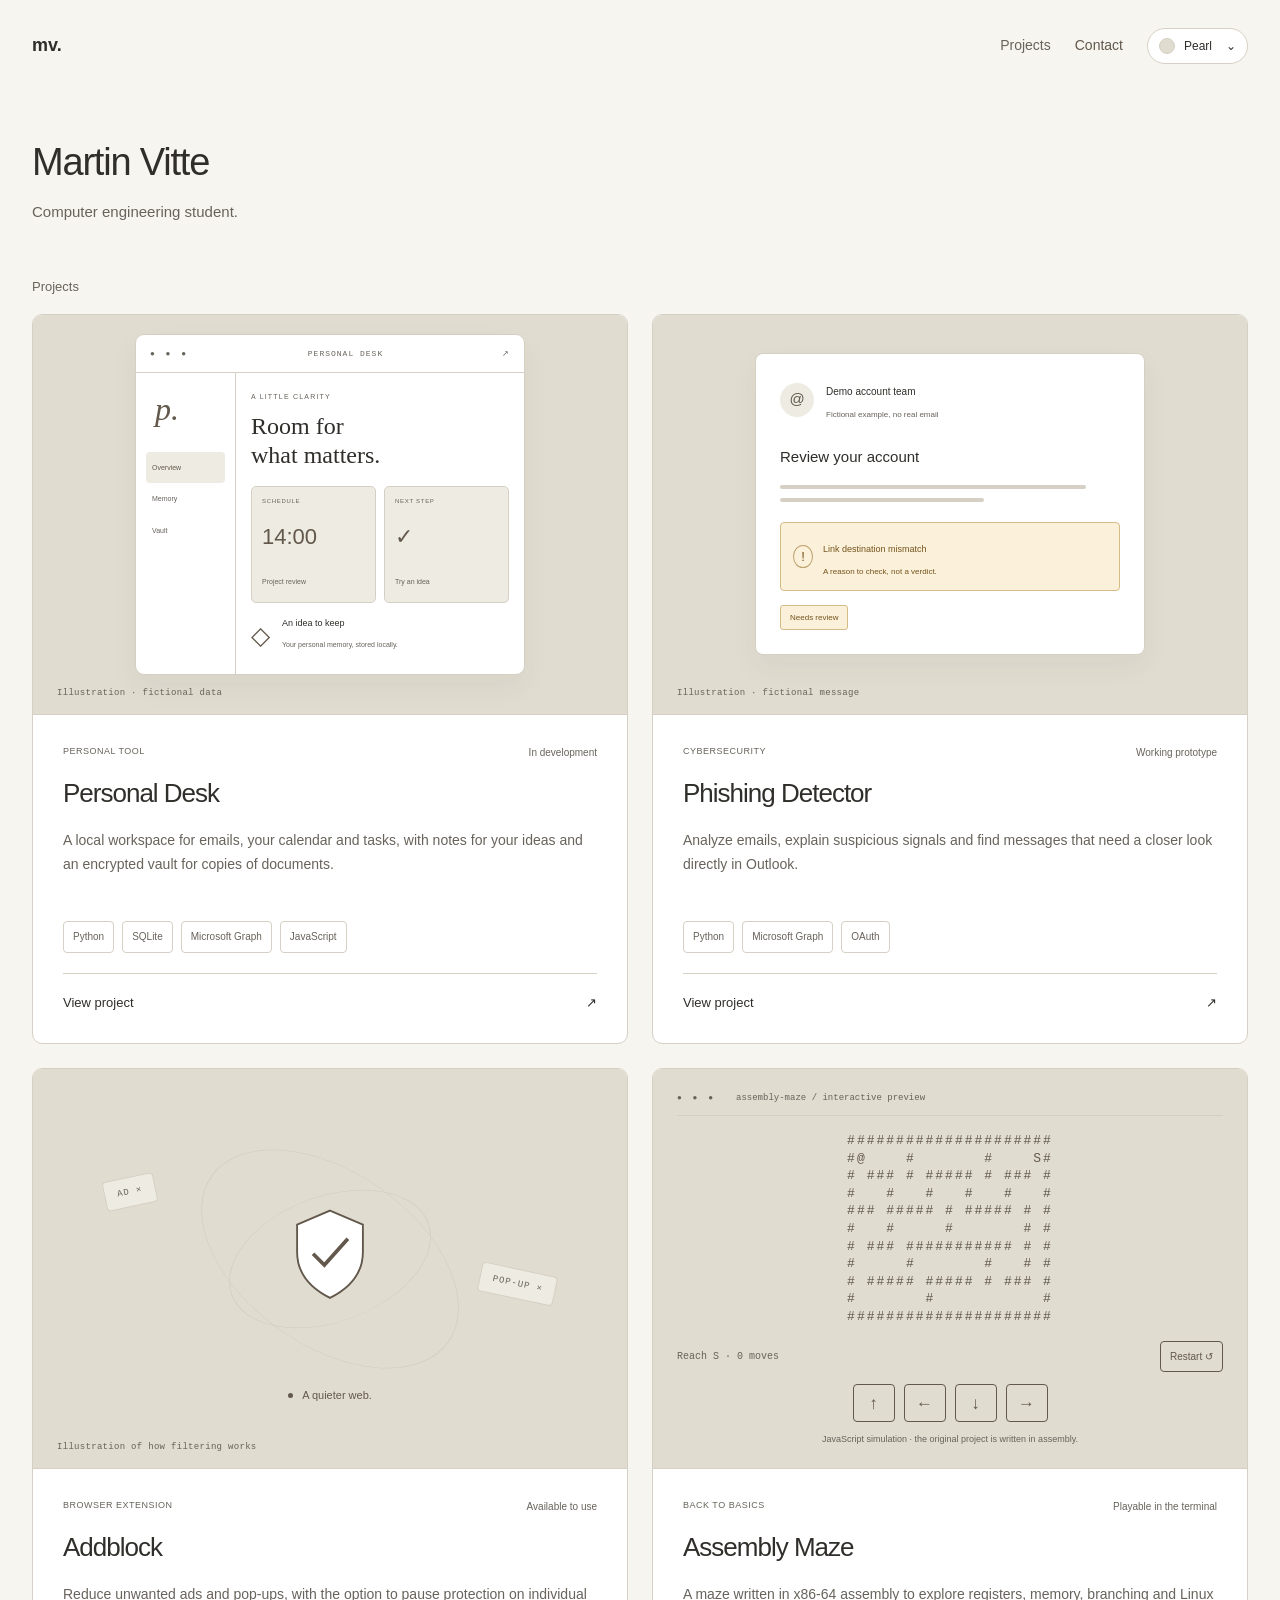
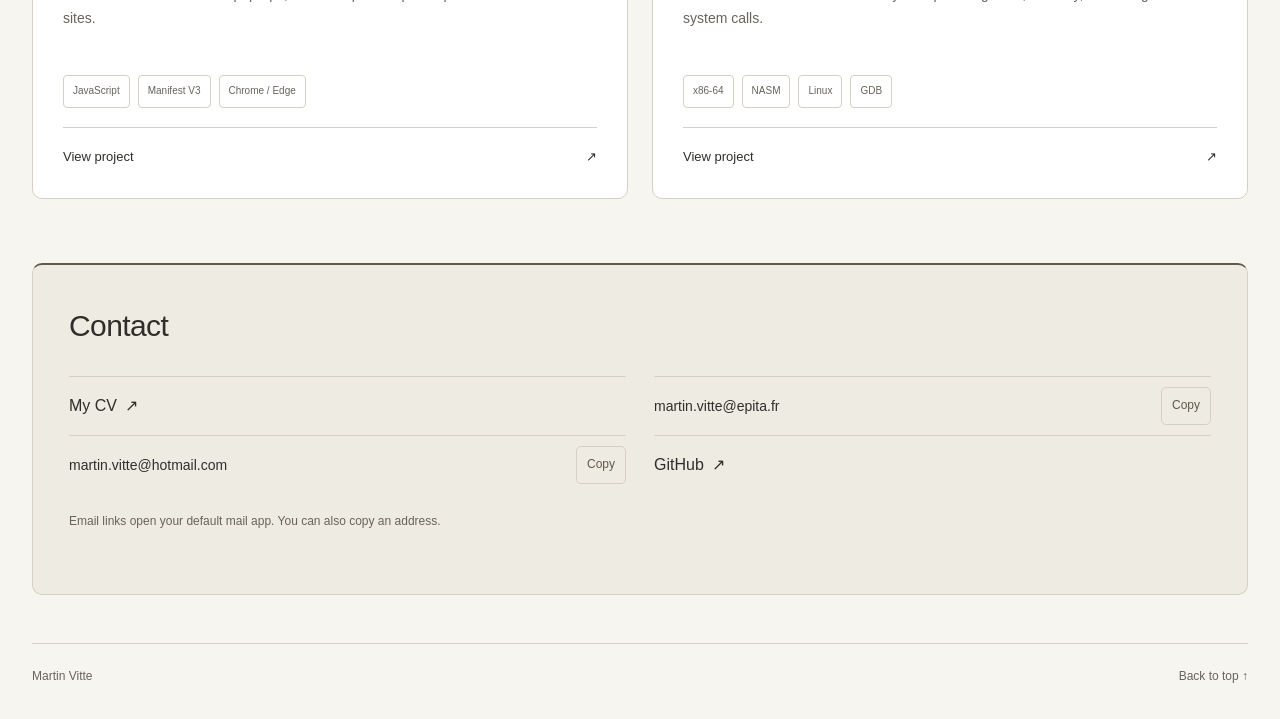
<file: index.html>
<!doctype html>
<html lang="en">
<head>
<meta charset="utf-8"><meta name="viewport" content="width=device-width, initial-scale=1">
<meta name="description" content="Martin Vitte, computer engineering student. Projects and contact.">
<meta name="color-scheme" content="light"><title>Martin Vitte — Portfolio</title>
<link rel="icon" href="icon.svg" type="image/svg+xml"><link rel="stylesheet" href="style.css">
<link rel="stylesheet" href="cards.css">
<link rel="stylesheet" href="projects.css?v=wide-projects-1">

<script src="maze.js" defer></script>
<script src="contact.js" defer></script>
<link rel="stylesheet" href="themes.css?v=6">
<script src="theme.js?v=6"></script>
</head>
<body class="portfolio-home">
<a class="skip" href="#main">Skip to content</a>
<div class="page-shell">
<header class="header"><a class="wordmark" href="index.html" aria-label="Martin Vitte, home">mv.</a><nav aria-label="Main navigation"><a href="#projets">Projects</a><a href="#contact">Contact</a></nav><details class="theme-menu"><summary aria-label="Choose color theme"><span class="theme-current-dot" aria-hidden="true"></span><span class="theme-current-name">Pearl</span><span class="theme-chevron" aria-hidden="true">⌄</span></summary><fieldset class="theme-picker"><legend class="sr-only">Color theme</legend><label class="theme-option" style="--swatch:#e1dcd0"><input type="radio" name="theme" value="pearl" aria-label="Pearl" checked><span class="theme-swatch" aria-hidden="true"></span><span class="theme-name" aria-hidden="true">Pearl</span></label><label class="theme-option" style="--swatch:#edb9ca"><input type="radio" name="theme" value="rose" aria-label="Rose"><span class="theme-swatch" aria-hidden="true"></span><span class="theme-name" aria-hidden="true">Rose</span></label><label class="theme-option" style="--swatch:#bcd3ac"><input type="radio" name="theme" value="sage" aria-label="Sage"><span class="theme-swatch" aria-hidden="true"></span><span class="theme-name" aria-hidden="true">Sage</span></label><label class="theme-option" style="--swatch:#afd3f0"><input type="radio" name="theme" value="sky" aria-label="Sky"><span class="theme-swatch" aria-hidden="true"></span><span class="theme-name" aria-hidden="true">Sky</span></label><label class="theme-option" data-dark style="--swatch:#294563"><input type="radio" name="theme" value="midnight" aria-label="Midnight"><span class="theme-swatch" aria-hidden="true"></span><span class="theme-name" aria-hidden="true">Midnight</span></label><label class="theme-option" data-dark style="--swatch:#292929"><input type="radio" name="theme" value="black" aria-label="Black"><span class="theme-swatch" aria-hidden="true"></span><span class="theme-name" aria-hidden="true">Black</span></label></fieldset></details></header>
<main id="main">
<section id="profil" class="intro"><h1>Martin Vitte</h1><p>Computer engineering student.</p></section>
<section id="projets" aria-labelledby="projects-title"><h2 id="projects-title" class="section-label">Projects</h2><div class="project-grid">
        <article class="project" data-category="tools security">
<div class="project-visual desk-visual" aria-label="Personal Desk illustration with fictional data">
<div class="mock-window"><div class="window-top"><span class="window-dots">● ● ●</span><span>PERSONAL DESK</span><span>↗</span></div><div class="desk-body"><div class="mock-sidebar"><b>p.</b><span class="selected">Overview</span><span>Memory</span><span>Vault</span></div><div class="mock-main"><p class="tiny-label">A LITTLE CLARITY</p><h3>Room for<br>what matters.</h3><div class="mock-grid"><div><span>SCHEDULE</span><strong>14:00</strong><small>Project review</small></div><div><span>NEXT STEP</span><strong>✓</strong><small>Try an idea</small></div></div><div class="mock-memory"><span>◇</span><div><b>An idea to keep</b><small>Your personal memory, stored locally.</small></div></div></div></div></div><span class="visual-caption">Illustration · fictional data</span></div>
<div class="project-copy"><div class="project-meta"><span>PERSONAL TOOL</span><span class="status">In development</span></div><h3><a href="projets/personal-desk.html">Personal Desk</a></h3><p>A local workspace for emails, your calendar and tasks, with notes for your ideas and an encrypted vault for copies of documents.</p><ul class="tags" aria-label="Technologies"><li>Python</li><li>SQLite</li><li>Microsoft Graph</li><li>JavaScript</li></ul>
            <a class="project-link" href="projets/personal-desk.html" aria-label="View project Personal Desk">View project <span aria-hidden="true">↗</span></a>
          </div>
        </article>

          <article class="project" data-category="security">
<div class="project-visual mail-visual" aria-label="Illustration of a fictional email analysis"><div class="mail-paper"><div class="mail-header"><span class="mail-avatar">@</span><div><b>Demo account team</b><small>Fictional example, no real email</small></div></div><h3>Review your account</h3><div class="fake-line"></div><div class="fake-line short"></div><div class="signal"><span>!</span><div><b>Link destination mismatch</b><small>A reason to check, not a verdict.</small></div></div><span class="mail-tag">Needs review</span></div><span class="visual-caption">Illustration · fictional message</span></div>
<div class="project-copy"><div class="project-meta"><span>CYBERSECURITY</span><span class="status">Working prototype</span></div><h3><a href="projets/phishing-detector.html">Phishing Detector</a></h3><p>Analyze emails, explain suspicious signals and find messages that need a closer look directly in Outlook.</p><ul class="tags" aria-label="Technologies"><li>Python</li><li>Microsoft Graph</li><li>OAuth</li></ul><a class="project-link" href="projets/phishing-detector.html" aria-label="View project Phishing Detector">View project <span aria-hidden="true">↗</span></a></div>
          </article>
          <article class="project" data-category="security tools">
<div class="project-visual block-visual" aria-label="Illustration of ad filtering"><div class="block-orbit ring-a"></div><div class="block-orbit ring-b"></div><span class="ad-chip ad-one" aria-hidden="true">AD ×</span><span class="ad-chip ad-two" aria-hidden="true">POP-UP ×</span><div class="shield" aria-hidden="true"><svg viewBox="0 0 100 110"><path d="M50 8 85 23v29c0 23-15 39-35 49C30 91 15 75 15 52V23Z"/><path d="m32 54 12 12 25-28"/></svg></div><div class="block-label"><span class="active-dot"></span>A quieter web.</div><span class="visual-caption">Illustration of how filtering works</span></div>
<div class="project-copy"><div class="project-meta"><span>BROWSER EXTENSION</span><span class="status">Available to use</span></div><h3><a href="projets/addblock.html">Addblock</a></h3><p>Reduce unwanted ads and pop-ups, with the option to pause protection on individual sites.</p><ul class="tags" aria-label="Technologies"><li>JavaScript</li><li>Manifest V3</li><li>Chrome / Edge</li></ul><a class="project-link" href="projets/addblock.html" aria-label="View project Addblock">View project <span aria-hidden="true">↗</span></a></div>
          </article>

        <article class="project" data-category="systems">
<div class="project-visual terminal-visual"><div class="terminal-heading"><span class="window-dots">● ● ●</span><span>assembly-maze / interactive preview</span></div><pre id="maze-board" tabindex="0" aria-label="Maze. Focus this area and use the arrow keys or WASD. ZQSD also works."></pre><div class="maze-bottom"><p id="maze-status" role="status">Reach S · 0 moves</p><button id="maze-reset" type="button">Restart ↺</button></div><div class="maze-controls" role="group" aria-label="Movement"><button data-move="up" aria-label="Move up">↑</button><button data-move="left" aria-label="Move left">←</button><button data-move="down" aria-label="Move down">↓</button><button data-move="right" aria-label="Move right">→</button></div><p class="terminal-footnote">JavaScript simulation · the original project is written in assembly.</p></div>
<div class="project-copy"><div class="project-meta"><span>BACK TO BASICS</span><span class="status">Playable in the terminal</span></div><h3><a href="projets/assembly-maze.html">Assembly Maze</a></h3><p>A maze written in x86-64 assembly to explore registers, memory, branching and Linux system calls.</p><ul class="tags" aria-label="Technologies"><li>x86-64</li><li>NASM</li><li>Linux</li><li>GDB</li></ul><a class="project-link" href="projets/assembly-maze.html" aria-label="View project Assembly Maze">View project <span aria-hidden="true">↗</span></a></div>
</article>
        </div>
</section>
<section id="contact" aria-labelledby="contact-title"><h2 id="contact-title" class="section-label">Contact</h2>
<div class="contact-list">
<a href="cv.html">My CV <span aria-hidden="true">↗</span></a>
<div class="contact-email"><a href="mailto:martin.vitte@epita.fr">martin.vitte@epita.fr</a><button type="button" data-copy-email="martin.vitte@epita.fr" aria-label="Copy martin.vitte@epita.fr" hidden>Copy</button></div>
<div class="contact-email"><a href="mailto:martin.vitte@hotmail.com">martin.vitte@hotmail.com</a><button type="button" data-copy-email="martin.vitte@hotmail.com" aria-label="Copy martin.vitte@hotmail.com" hidden>Copy</button></div>
<a href="https://github.com/martinvtt" target="_blank" rel="noopener noreferrer">GitHub <span aria-hidden="true">↗</span><span class="sr-only"> — Opens in a new tab</span></a>
</div><p class="contact-help">Email links open your default mail app. You can also copy an address.</p><p id="contact-status" role="status" aria-live="polite"></p></section>
</main>
<footer><span>Martin Vitte</span><a href="#profil">Back to top ↑</a></footer>
</div></body></html>
</file>
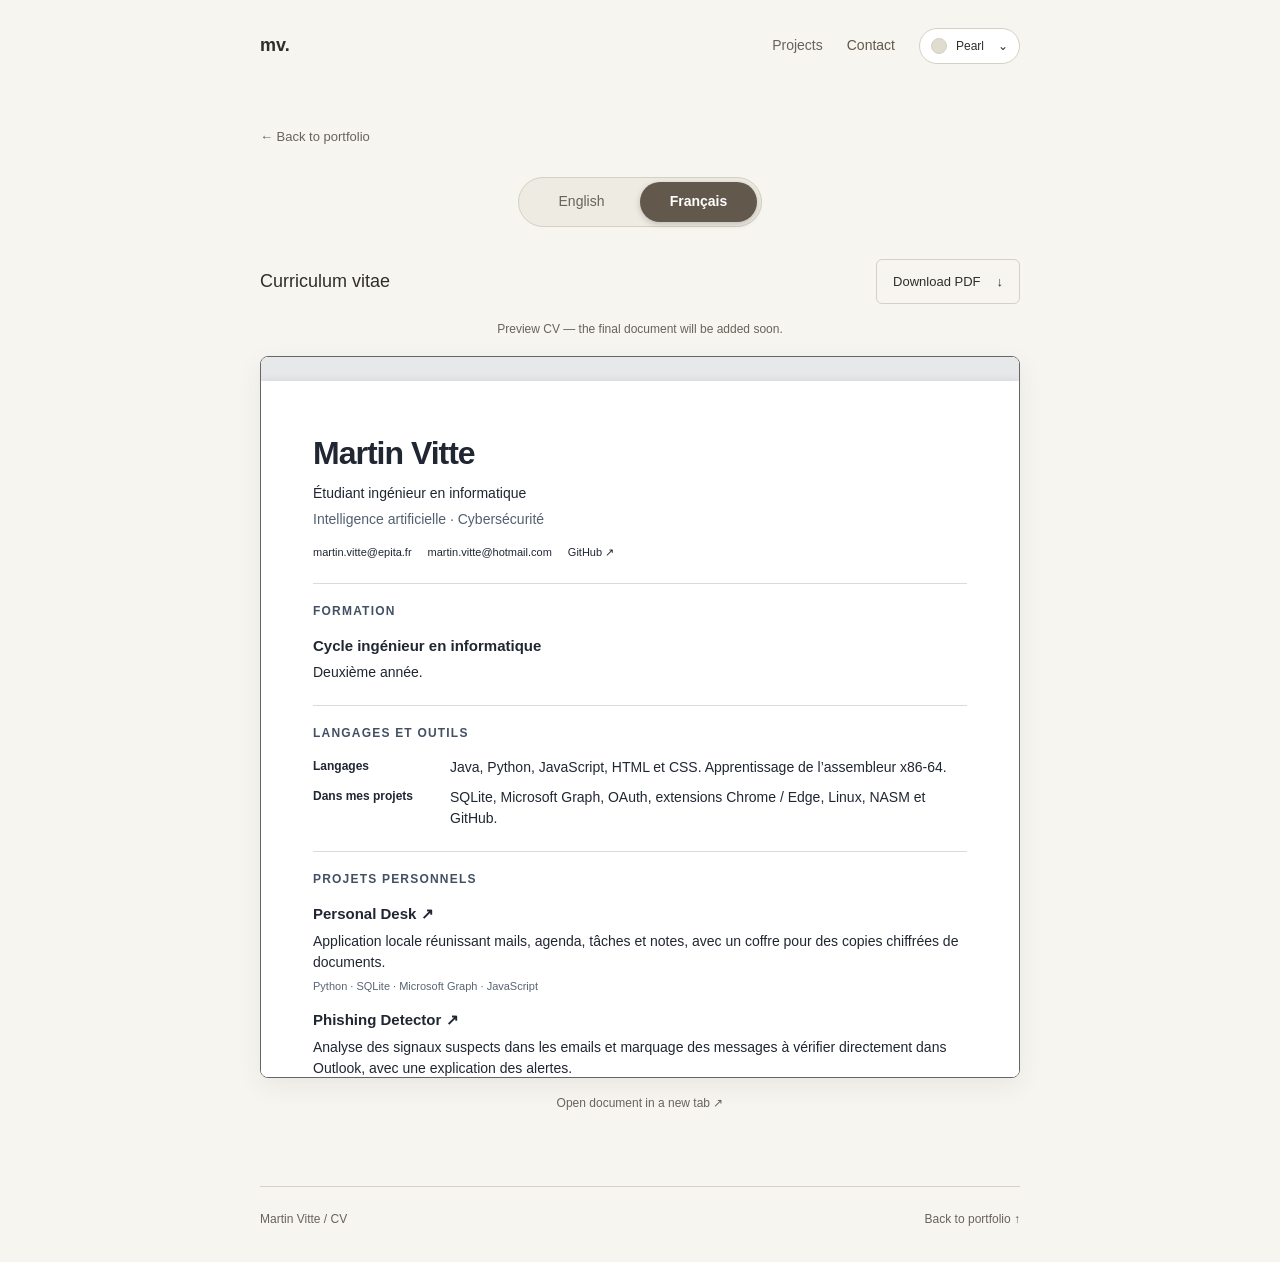
<file: cv-fr.html>
<!doctype html>
<html lang="en">
<head>
  <meta charset="utf-8">
  <meta name="viewport" content="width=device-width, initial-scale=1">
  <meta name="description" content="Martin Vitte’s CV in French: education, programming languages and personal projects.">
  <meta name="color-scheme" content="light">
  <title>CV — Martin Vitte · FR</title>
  <link rel="icon" href="icon.svg" type="image/svg+xml">
  <link rel="stylesheet" href="style.css">
  <link rel="stylesheet" href="cv.css?v=embedded-document-1">
<link rel="alternate" hreflang="en" href="cv.html">
  <link rel="alternate" hreflang="fr" href="cv-fr.html">
<link rel="stylesheet" href="themes.css?v=6">
<script src="theme.js?v=6"></script>
</head>
<body>
  <a class="skip" href="#main">Skip to content</a>
  <div class="page-shell">
    <header class="header"><a class="wordmark" href="index.html" aria-label="Martin Vitte, home">mv.</a><nav aria-label="Main navigation"><a href="index.html#projets">Projects</a><a href="index.html#contact">Contact</a></nav><details class="theme-menu"><summary aria-label="Choose color theme"><span class="theme-current-dot" aria-hidden="true"></span><span class="theme-current-name">Pearl</span><span class="theme-chevron" aria-hidden="true">⌄</span></summary><fieldset class="theme-picker"><legend class="sr-only">Color theme</legend><label class="theme-option" style="--swatch:#e1dcd0"><input type="radio" name="theme" value="pearl" aria-label="Pearl" checked><span class="theme-swatch" aria-hidden="true"></span><span class="theme-name" aria-hidden="true">Pearl</span></label><label class="theme-option" style="--swatch:#edb9ca"><input type="radio" name="theme" value="rose" aria-label="Rose"><span class="theme-swatch" aria-hidden="true"></span><span class="theme-name" aria-hidden="true">Rose</span></label><label class="theme-option" style="--swatch:#bcd3ac"><input type="radio" name="theme" value="sage" aria-label="Sage"><span class="theme-swatch" aria-hidden="true"></span><span class="theme-name" aria-hidden="true">Sage</span></label><label class="theme-option" style="--swatch:#afd3f0"><input type="radio" name="theme" value="sky" aria-label="Sky"><span class="theme-swatch" aria-hidden="true"></span><span class="theme-name" aria-hidden="true">Sky</span></label><label class="theme-option" data-dark style="--swatch:#294563"><input type="radio" name="theme" value="midnight" aria-label="Midnight"><span class="theme-swatch" aria-hidden="true"></span><span class="theme-name" aria-hidden="true">Midnight</span></label><label class="theme-option" data-dark style="--swatch:#292929"><input type="radio" name="theme" value="black" aria-label="Black"><span class="theme-swatch" aria-hidden="true"></span><span class="theme-name" aria-hidden="true">Black</span></label></fieldset></details></header>
    <main id="main" class="resume">
      <a class="back-link" href="index.html#contact">← Back to portfolio</a>
      <nav class="cv-languages" aria-label="CV language"><a href="cv.html" lang="en" hreflang="en">English</a><a href="cv-fr.html" lang="fr" hreflang="fr" aria-current="page">Français</a></nav>
      <div class="cv-toolbar"><h1>Curriculum vitae</h1><a class="cv-download" href="cv/martin-vitte-cv-fr.pdf" download="Martin-Vitte-CV-FR.pdf">Download PDF <span aria-hidden="true">↓</span><span class="sr-only"> — FR</span></a></div>
      <p class="cv-fallback">Preview CV — the final document will be added soon.</p>
      <div class="cv-viewer"><iframe src="cv/fr.html" title="Martin Vitte — French CV" loading="eager"></iframe></div>
      <p class="cv-fallback"><a href="cv/fr.html" target="_blank" rel="noopener">Open document in a new tab ↗</a></p>
    </main>
    <footer><span>Martin Vitte / CV</span><a href="index.html">Back to portfolio ↑</a></footer>
  </div>
</body>
</html>
</file>
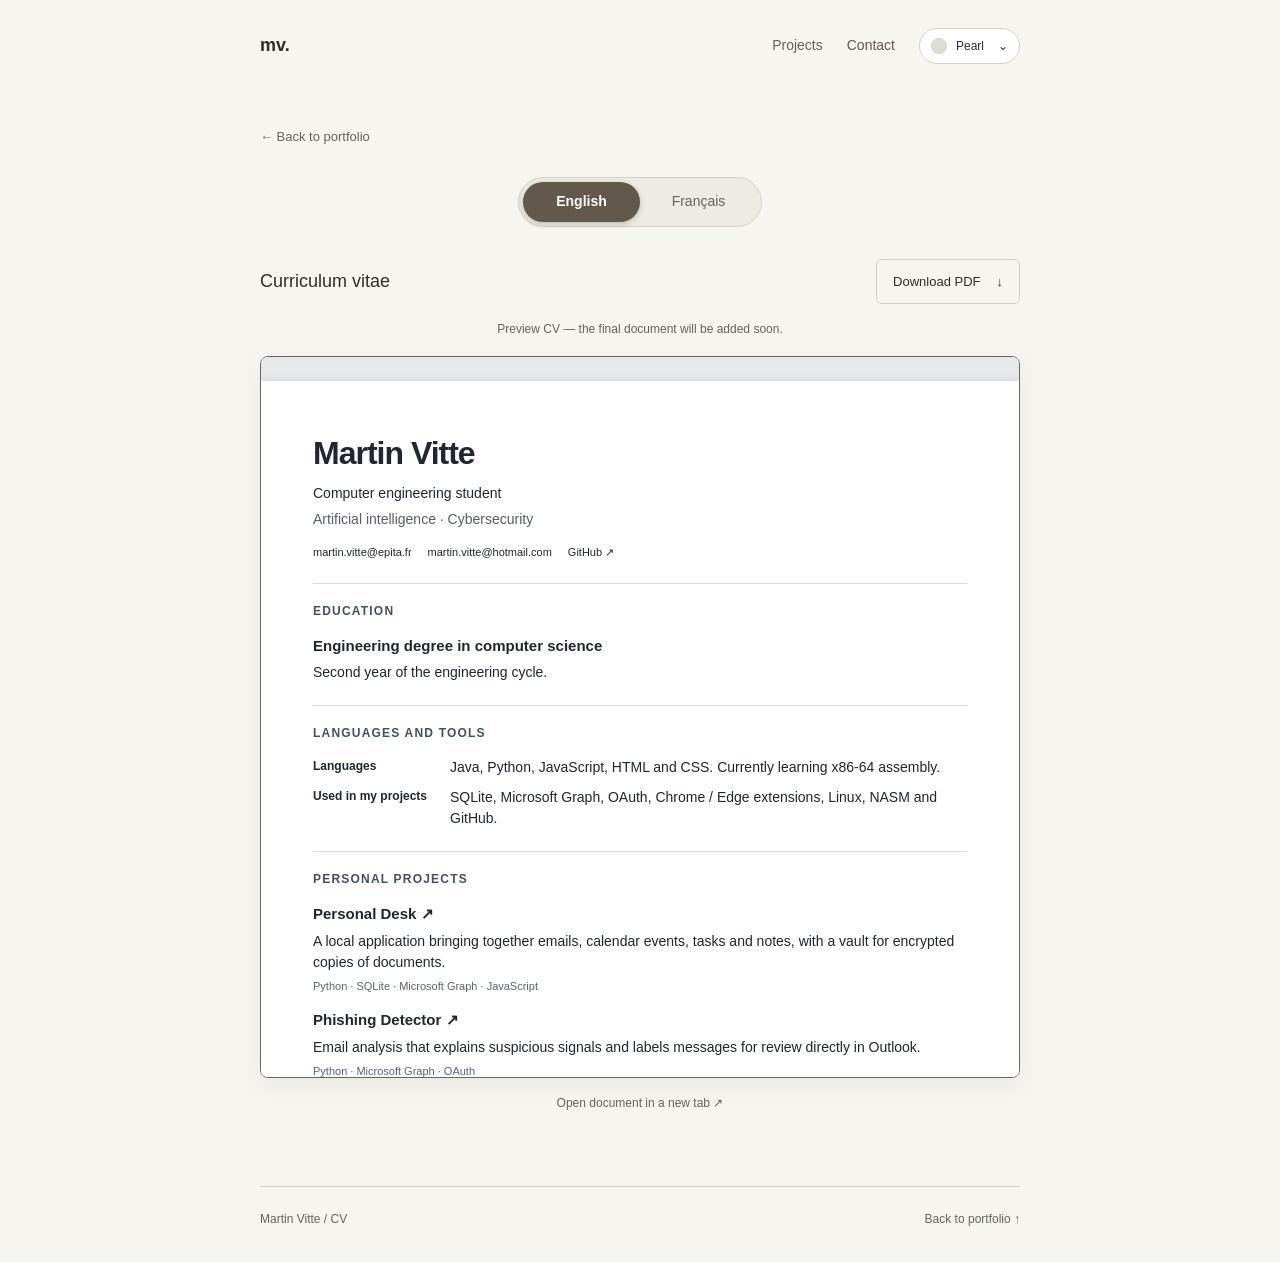
<file: cv.html>
<!doctype html>
<html lang="en">
<head>
  <meta charset="utf-8">
  <meta name="viewport" content="width=device-width, initial-scale=1">
  <meta name="description" content="Martin Vitte’s CV: education, programming languages and personal projects.">
  <meta name="color-scheme" content="light">
  <title>CV — Martin Vitte · EN</title>
  <link rel="icon" href="icon.svg" type="image/svg+xml">
  <link rel="stylesheet" href="style.css">
  <link rel="stylesheet" href="cv.css?v=embedded-document-1">
<link rel="alternate" hreflang="en" href="cv.html">
  <link rel="alternate" hreflang="fr" href="cv-fr.html">
<link rel="stylesheet" href="themes.css?v=6">
<script src="theme.js?v=6"></script>
</head>
<body>
  <a class="skip" href="#main">Skip to content</a>
  <div class="page-shell">
    <header class="header"><a class="wordmark" href="index.html" aria-label="Martin Vitte, home">mv.</a><nav aria-label="Main navigation"><a href="index.html#projets">Projects</a><a href="index.html#contact">Contact</a></nav><details class="theme-menu"><summary aria-label="Choose color theme"><span class="theme-current-dot" aria-hidden="true"></span><span class="theme-current-name">Pearl</span><span class="theme-chevron" aria-hidden="true">⌄</span></summary><fieldset class="theme-picker"><legend class="sr-only">Color theme</legend><label class="theme-option" style="--swatch:#e1dcd0"><input type="radio" name="theme" value="pearl" aria-label="Pearl" checked><span class="theme-swatch" aria-hidden="true"></span><span class="theme-name" aria-hidden="true">Pearl</span></label><label class="theme-option" style="--swatch:#edb9ca"><input type="radio" name="theme" value="rose" aria-label="Rose"><span class="theme-swatch" aria-hidden="true"></span><span class="theme-name" aria-hidden="true">Rose</span></label><label class="theme-option" style="--swatch:#bcd3ac"><input type="radio" name="theme" value="sage" aria-label="Sage"><span class="theme-swatch" aria-hidden="true"></span><span class="theme-name" aria-hidden="true">Sage</span></label><label class="theme-option" style="--swatch:#afd3f0"><input type="radio" name="theme" value="sky" aria-label="Sky"><span class="theme-swatch" aria-hidden="true"></span><span class="theme-name" aria-hidden="true">Sky</span></label><label class="theme-option" data-dark style="--swatch:#294563"><input type="radio" name="theme" value="midnight" aria-label="Midnight"><span class="theme-swatch" aria-hidden="true"></span><span class="theme-name" aria-hidden="true">Midnight</span></label><label class="theme-option" data-dark style="--swatch:#292929"><input type="radio" name="theme" value="black" aria-label="Black"><span class="theme-swatch" aria-hidden="true"></span><span class="theme-name" aria-hidden="true">Black</span></label></fieldset></details></header>
    <main id="main" class="resume">
      <a class="back-link" href="index.html#contact">← Back to portfolio</a>
      <nav class="cv-languages" aria-label="CV language"><a href="cv.html" lang="en" hreflang="en" aria-current="page">English</a><a href="cv-fr.html" lang="fr" hreflang="fr">Français</a></nav>
      <div class="cv-toolbar"><h1>Curriculum vitae</h1><a class="cv-download" href="cv/martin-vitte-cv-en.pdf" download="Martin-Vitte-CV-EN.pdf">Download PDF <span aria-hidden="true">↓</span><span class="sr-only"> — EN</span></a></div>
      <p class="cv-fallback">Preview CV — the final document will be added soon.</p>
      <div class="cv-viewer"><iframe src="cv/en.html" title="Martin Vitte — English CV" loading="eager"></iframe></div>
      <p class="cv-fallback"><a href="cv/en.html" target="_blank" rel="noopener">Open document in a new tab ↗</a></p>
    </main>
    <footer><span>Martin Vitte / CV</span><a href="index.html">Back to portfolio ↑</a></footer>
  </div>
</body>
</html>
</file>
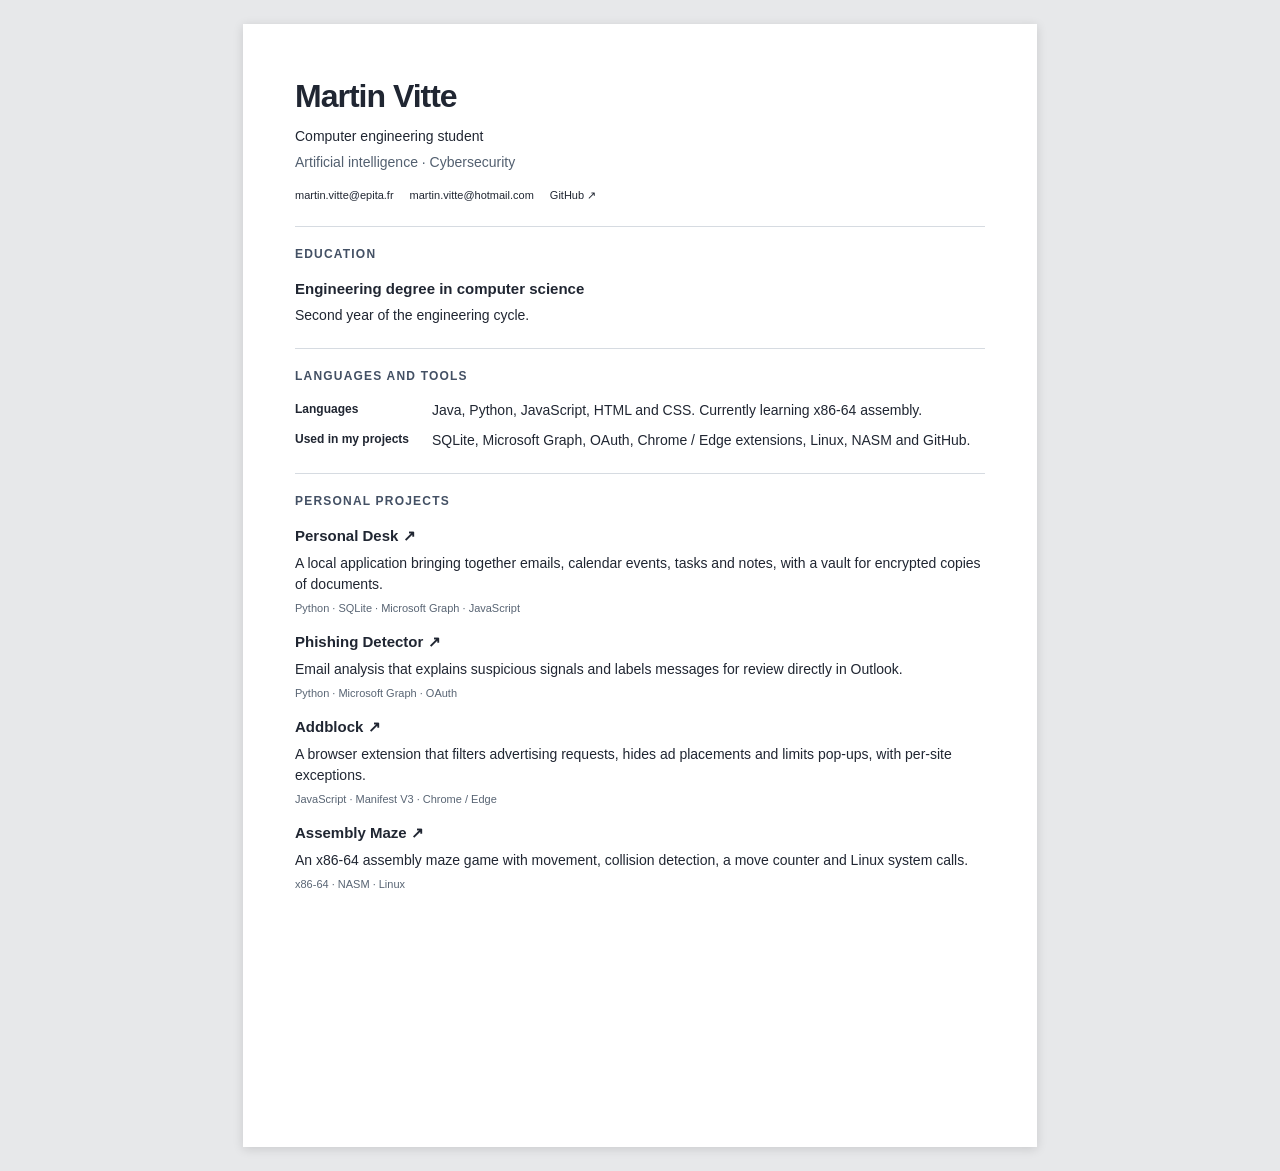
<file: cv/en.html>
<!doctype html>
<html lang="en"><head><meta charset="utf-8"><meta name="viewport" content="width=device-width, initial-scale=1"><meta name="color-scheme" content="light"><title>Martin Vitte — CV (EN)</title><link rel="stylesheet" href="document.css"></head><body><main class="document">      <header class="resume-intro">
        <p class="section-label">CV</p>
        <h1>Martin Vitte</h1>
        <p>Computer engineering student</p>
        <p class="interests">Artificial intelligence · Cybersecurity</p>
        <div class="contact-list">
          <a href="mailto:martin.vitte@epita.fr">martin.vitte@epita.fr</a>
          <a href="mailto:martin.vitte@hotmail.com">martin.vitte@hotmail.com</a>
          <a href="https://github.com/martinvtt" target="_blank" rel="noopener noreferrer">GitHub <span aria-hidden="true">↗</span><span class="sr-only"> — Opens in a new tab</span></a>
        </div>
      </header>
      <section aria-labelledby="education-title">
        <h2 id="education-title">Education</h2>
        <h3>Engineering degree in computer science</h3>
        <p>Second year of the engineering cycle.</p>
      </section>
      <section aria-labelledby="skills-title">
        <h2 id="skills-title">Languages and tools</h2>
        <dl>
          <div><dt>Languages</dt><dd>Java, Python, JavaScript, HTML and CSS. Currently learning x86-64 assembly.</dd></div>
          <div><dt>Used in my projects</dt><dd>SQLite, Microsoft Graph, OAuth, Chrome / Edge extensions, Linux, NASM and GitHub.</dd></div>
        </dl>
      </section>
      <section aria-labelledby="work-title">
        <h2 id="work-title">Personal projects</h2>
        <article><h3><a target="_top" href="../projets/personal-desk.html">Personal Desk <span aria-hidden="true">↗</span></a></h3><p>A local application bringing together emails, calendar events, tasks and notes, with a vault for encrypted copies of documents.</p><p class="stack">Python · SQLite · Microsoft Graph · JavaScript</p></article>
        <article><h3><a target="_top" href="../projets/phishing-detector.html">Phishing Detector <span aria-hidden="true">↗</span></a></h3><p>Email analysis that explains suspicious signals and labels messages for review directly in Outlook.</p><p class="stack">Python · Microsoft Graph · OAuth</p></article>
        <article><h3><a target="_top" href="../projets/addblock.html">Addblock <span aria-hidden="true">↗</span></a></h3><p>A browser extension that filters advertising requests, hides ad placements and limits pop-ups, with per-site exceptions.</p><p class="stack">JavaScript · Manifest V3 · Chrome / Edge</p></article>
        <article><h3><a target="_top" href="../projets/assembly-maze.html">Assembly Maze <span aria-hidden="true">↗</span></a></h3><p>An x86-64 assembly maze game with movement, collision detection, a move counter and Linux system calls.</p><p class="stack">x86-64 · NASM · Linux</p></article>
      </section></main></body></html>
</file>
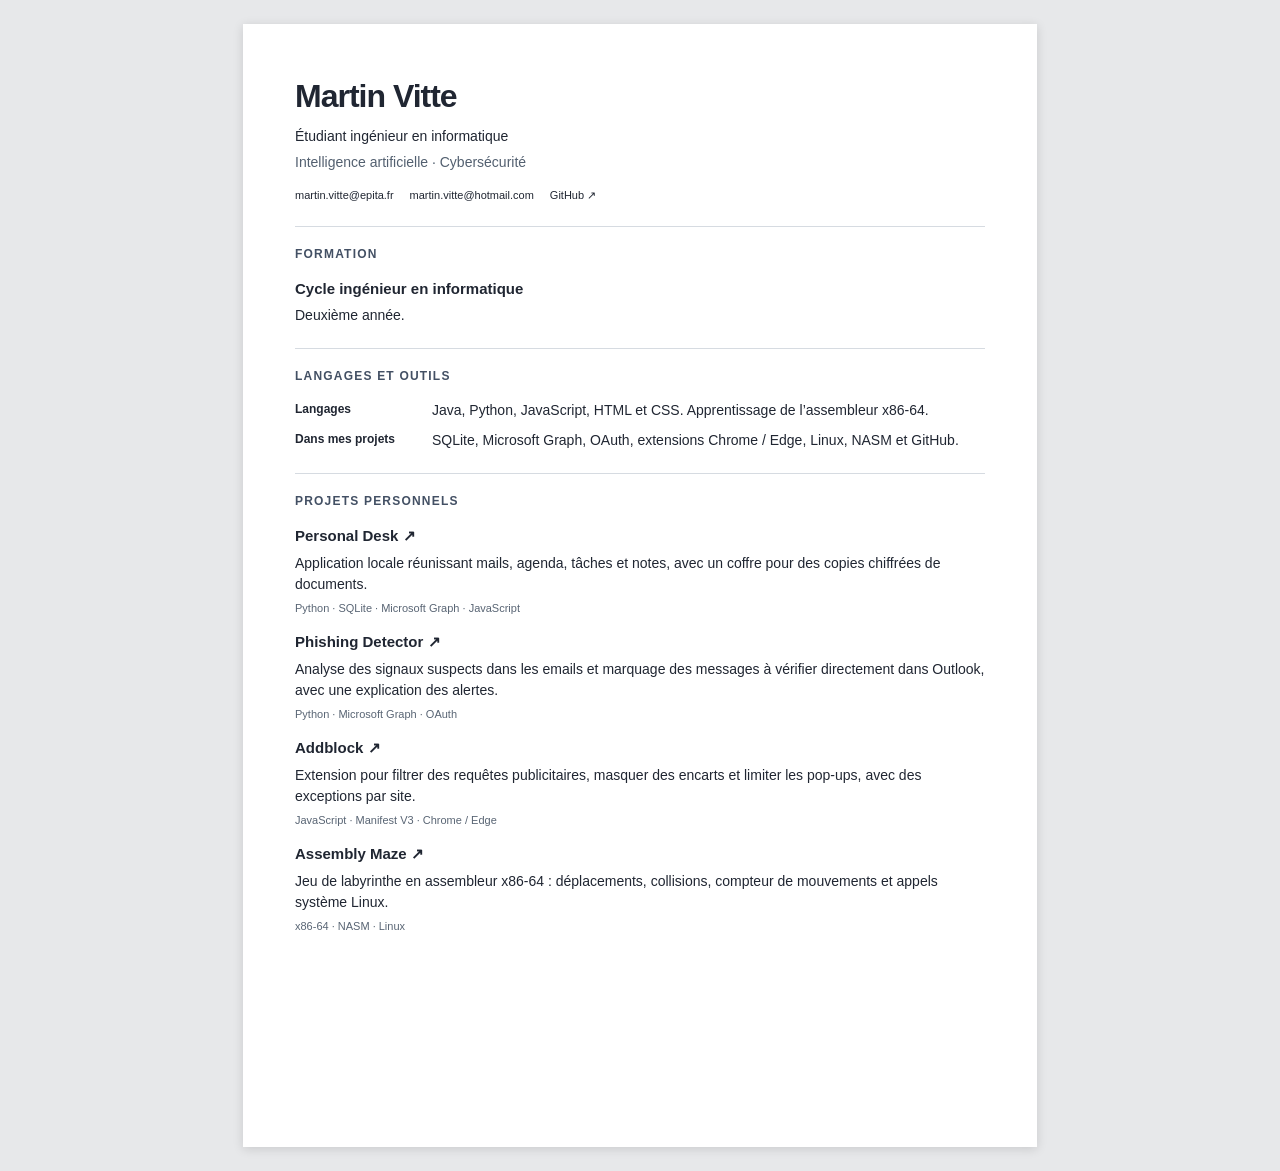
<file: cv/fr.html>
<!doctype html>
<html lang="fr"><head><meta charset="utf-8"><meta name="viewport" content="width=device-width, initial-scale=1"><meta name="color-scheme" content="light"><title>Martin Vitte — CV (FR)</title><link rel="stylesheet" href="document.css"></head><body><main class="document">      <header class="resume-intro">
        <p class="section-label">CV</p>
        <h1>Martin Vitte</h1>
        <p>Étudiant ingénieur en informatique</p>
        <p class="interests">Intelligence artificielle · Cybersécurité</p>
        <div class="contact-list">
          <a href="mailto:martin.vitte@epita.fr">martin.vitte@epita.fr</a>
          <a href="mailto:martin.vitte@hotmail.com">martin.vitte@hotmail.com</a>
          <a href="https://github.com/martinvtt" target="_blank" rel="noopener noreferrer">GitHub <span aria-hidden="true">↗</span><span class="sr-only"> — Ouvre un nouvel onglet</span></a>
        </div>
      </header>
      <section aria-labelledby="education-title">
        <h2 id="education-title">Formation</h2>
        <h3>Cycle ingénieur en informatique</h3>
        <p>Deuxième année.</p>
      </section>
      <section aria-labelledby="skills-title">
        <h2 id="skills-title">Langages et outils</h2>
        <dl>
          <div><dt>Langages</dt><dd>Java, Python, JavaScript, HTML et CSS. Apprentissage de l’assembleur x86-64.</dd></div>
          <div><dt>Dans mes projets</dt><dd>SQLite, Microsoft Graph, OAuth, extensions Chrome / Edge, Linux, NASM et GitHub.</dd></div>
        </dl>
      </section>
      <section aria-labelledby="work-title">
        <h2 id="work-title">Projets personnels</h2>
        <article><h3><a target="_top" href="../projets/personal-desk.html">Personal Desk <span aria-hidden="true">↗</span></a></h3><p>Application locale réunissant mails, agenda, tâches et notes, avec un coffre pour des copies chiffrées de documents.</p><p class="stack">Python · SQLite · Microsoft Graph · JavaScript</p></article>
        <article><h3><a target="_top" href="../projets/phishing-detector.html">Phishing Detector <span aria-hidden="true">↗</span></a></h3><p>Analyse des signaux suspects dans les emails et marquage des messages à vérifier directement dans Outlook, avec une explication des alertes.</p><p class="stack">Python · Microsoft Graph · OAuth</p></article>
        <article><h3><a target="_top" href="../projets/addblock.html">Addblock <span aria-hidden="true">↗</span></a></h3><p>Extension pour filtrer des requêtes publicitaires, masquer des encarts et limiter les pop-ups, avec des exceptions par site.</p><p class="stack">JavaScript · Manifest V3 · Chrome / Edge</p></article>
        <article><h3><a target="_top" href="../projets/assembly-maze.html">Assembly Maze <span aria-hidden="true">↗</span></a></h3><p>Jeu de labyrinthe en assembleur x86-64 : déplacements, collisions, compteur de mouvements et appels système Linux.</p><p class="stack">x86-64 · NASM · Linux</p></article>
      </section></main></body></html>
</file>
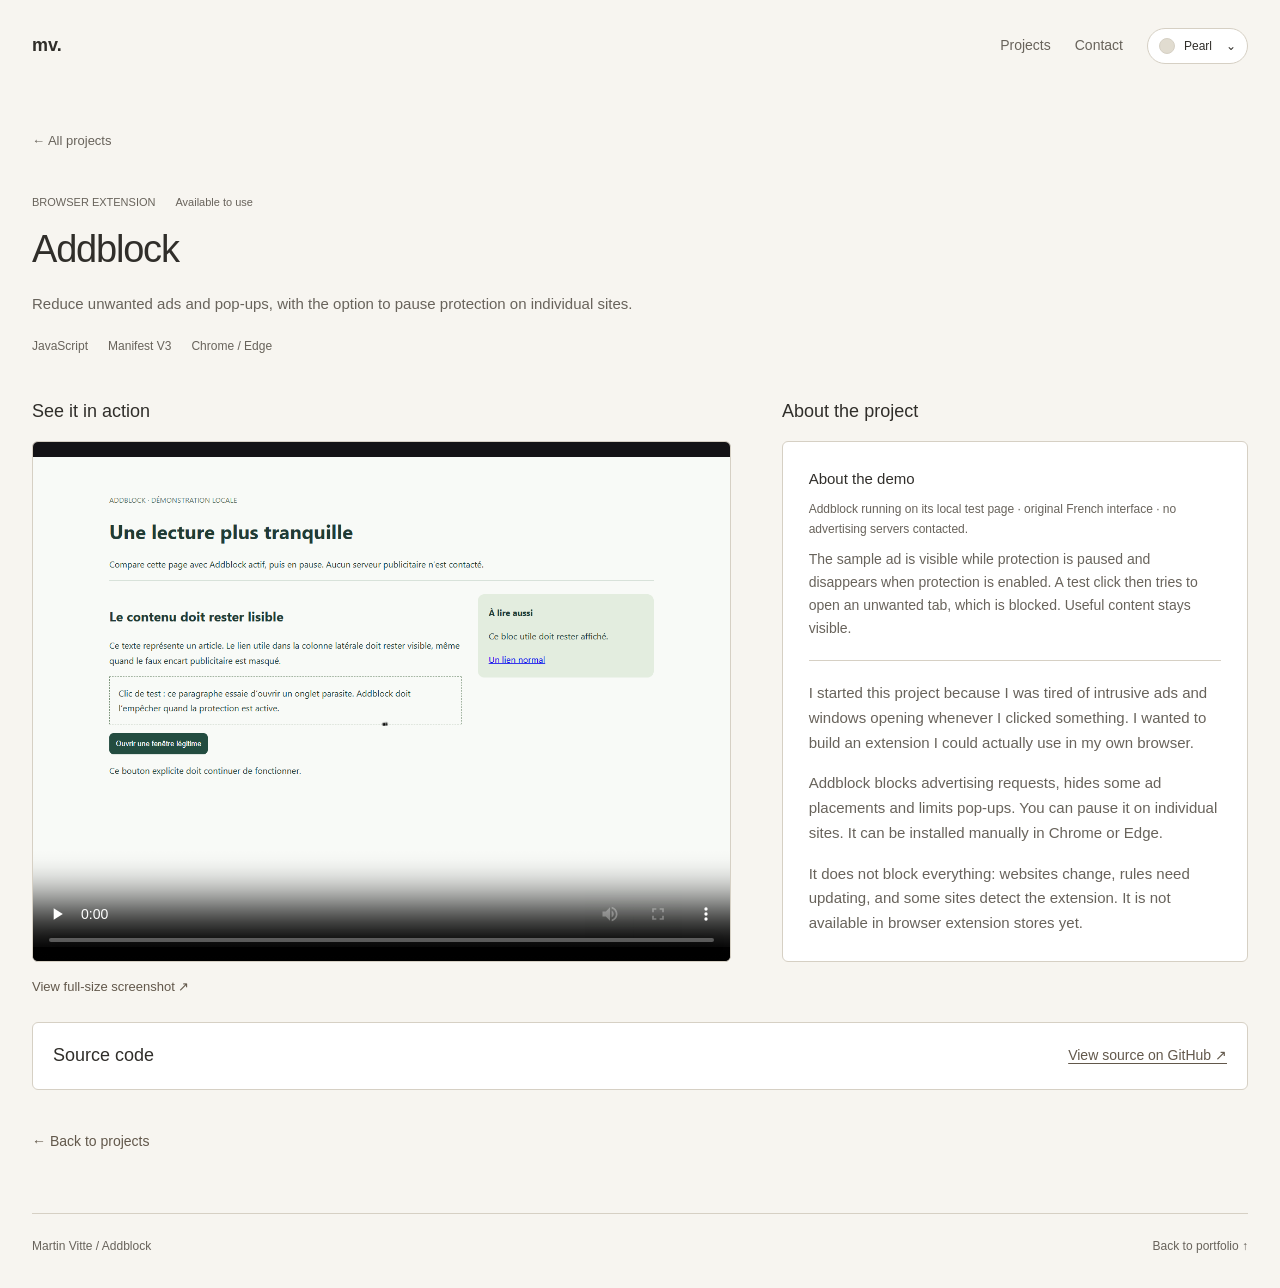
<file: projets/addblock.html>
<!doctype html>
<html lang="en">
<head>
  <meta charset="utf-8"><meta name="viewport" content="width=device-width, initial-scale=1">
  <title>Addblock — Martin Vitte</title>
  <meta name="description" content="Reduce unwanted ads and pop-ups, with the option to pause protection on individual sites.">
  <meta name="color-scheme" content="light">
  <link rel="icon" href="../icon.svg" type="image/svg+xml">
  <link rel="stylesheet" href="../style.css">
  <link rel="stylesheet" href="../project-page.css?v=project-layout-4">
  
  <script src="../screenshot.js?v=capture-fit-3" defer></script>
<link rel="stylesheet" href="../themes.css?v=6">
<script src="../theme.js?v=6"></script>
</head>
<body class="project-detail">
  <a href="#main" class="skip">Skip to content</a>
  <div class="page-shell">
    <header class="header"><a href="../index.html" class="wordmark" aria-label="Martin Vitte, home">mv.</a><nav aria-label="Main navigation"><a href="../index.html#projets">Projects</a><a href="../index.html#contact">Contact</a></nav><details class="theme-menu"><summary aria-label="Choose color theme"><span class="theme-current-dot" aria-hidden="true"></span><span class="theme-current-name">Pearl</span><span class="theme-chevron" aria-hidden="true">⌄</span></summary><fieldset class="theme-picker"><legend class="sr-only">Color theme</legend><label class="theme-option" style="--swatch:#e1dcd0"><input type="radio" name="theme" value="pearl" aria-label="Pearl" checked><span class="theme-swatch" aria-hidden="true"></span><span class="theme-name" aria-hidden="true">Pearl</span></label><label class="theme-option" style="--swatch:#edb9ca"><input type="radio" name="theme" value="rose" aria-label="Rose"><span class="theme-swatch" aria-hidden="true"></span><span class="theme-name" aria-hidden="true">Rose</span></label><label class="theme-option" style="--swatch:#bcd3ac"><input type="radio" name="theme" value="sage" aria-label="Sage"><span class="theme-swatch" aria-hidden="true"></span><span class="theme-name" aria-hidden="true">Sage</span></label><label class="theme-option" style="--swatch:#afd3f0"><input type="radio" name="theme" value="sky" aria-label="Sky"><span class="theme-swatch" aria-hidden="true"></span><span class="theme-name" aria-hidden="true">Sky</span></label><label class="theme-option" data-dark style="--swatch:#294563"><input type="radio" name="theme" value="midnight" aria-label="Midnight"><span class="theme-swatch" aria-hidden="true"></span><span class="theme-name" aria-hidden="true">Midnight</span></label><label class="theme-option" data-dark style="--swatch:#292929"><input type="radio" name="theme" value="black" aria-label="Black"><span class="theme-swatch" aria-hidden="true"></span><span class="theme-name" aria-hidden="true">Black</span></label></fieldset></details></header>
    <main id="main" class="project-page">
      <a class="back-link" href="../index.html#projets">← All projects</a>
      <header class="project-intro"><div class="project-meta"><span>BROWSER EXTENSION</span><span class="status">Available to use</span></div><h1>Addblock</h1><p>Reduce unwanted ads and pop-ups, with the option to pause protection on individual sites.</p><ul class="tags" aria-label="Technologies"><li>JavaScript</li><li>Manifest V3</li><li>Chrome / Edge</li></ul></header>
      <div class="project-content">
        <section class="project-demo" aria-labelledby="demo-title">
          <h2 id="demo-title">See it in action</h2>
          <video controls playsinline preload="none" poster="../media/addblock.png" aria-label="Project demonstration" aria-describedby="demo-context">
            <source src="../media/addblock.webm" type="video/webm">
            <p><a href="../media/addblock.webm">Open the video</a></p>
          </video>
          <a class="capture-link" href="../media/addblock.png">View full-size screenshot ↗</a>
        </section>
        <div class="project-notes">
          <h2>About the project</h2>
          <div class="project-copy-panel">
            <section class="demo-notes" aria-labelledby="demo-notes-title">
              <h3 id="demo-notes-title">About the demo</h3>
              <p class="demo-caption" id="demo-context">Addblock running on its local test page · original French interface · no advertising servers contacted.</p>
              <p class="demo-description">The sample ad is visible while protection is paused and disappears when protection is enabled. A test click then tries to open an unwanted tab, which is blocked. Useful content stays visible.</p>
            </section>
            <div class="project-body project-narrative">
              <p>I started this project because I was tired of intrusive ads and windows opening whenever I clicked something. I wanted to build an extension I could actually use in my own browser.</p>
              <p>Addblock blocks advertising requests, hides some ad placements and limits pop-ups. You can pause it on individual sites. It can be installed manually in Chrome or Edge.</p>
              <p>It does not block everything: websites change, rules need updating, and some sites detect the extension. It is not available in browser extension stores yet.</p>
            </div>
          </div>
        </div>
      </div>
      <section class="project-source" aria-labelledby="source-title">
        <h2 id="source-title">Source code</h2>
        <a href="https://github.com/martinvtt/addblock">View source on GitHub <span aria-hidden="true">↗</span></a>
      </section>
      <div class="project-return"><a class="button primary" href="../index.html#projets"><span aria-hidden="true">←</span> Back to projects</a></div>
    </main>
    <footer><span>Martin Vitte / Addblock</span><a href="../index.html">Back to portfolio ↑</a></footer>
  </div>
</body>
</html>
</file>
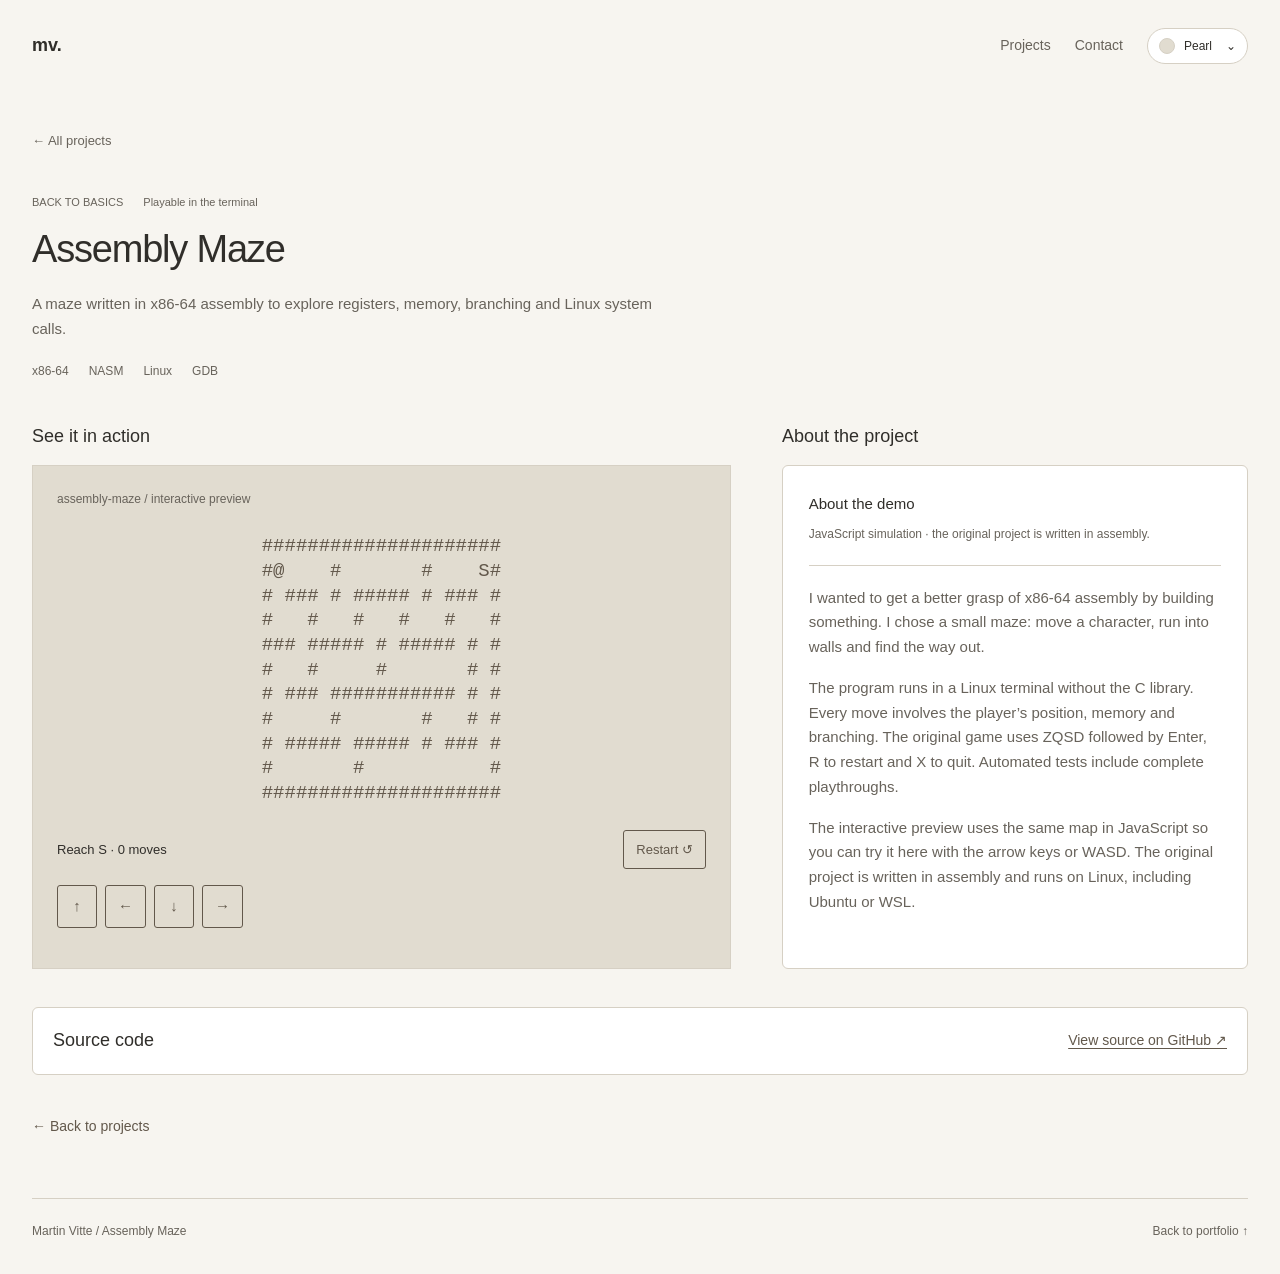
<file: projets/assembly-maze.html>
<!doctype html>
<html lang="en">
<head>
  <meta charset="utf-8"><meta name="viewport" content="width=device-width, initial-scale=1">
  <title>Assembly Maze — Martin Vitte</title>
  <meta name="description" content="A maze written in x86-64 assembly to explore registers, memory, branching and Linux system calls.">
  <meta name="color-scheme" content="light">
  <link rel="icon" href="../icon.svg" type="image/svg+xml">
  <link rel="stylesheet" href="../style.css">
  <link rel="stylesheet" href="../project-page.css?v=project-layout-4">
  <script src="../maze.js" defer></script>
<link rel="stylesheet" href="../themes.css?v=6">
<script src="../theme.js?v=6"></script>
</head>
<body class="project-detail">
  <a href="#main" class="skip">Skip to content</a>
  <div class="page-shell">
    <header class="header"><a href="../index.html" class="wordmark" aria-label="Martin Vitte, home">mv.</a><nav aria-label="Main navigation"><a href="../index.html#projets">Projects</a><a href="../index.html#contact">Contact</a></nav><details class="theme-menu"><summary aria-label="Choose color theme"><span class="theme-current-dot" aria-hidden="true"></span><span class="theme-current-name">Pearl</span><span class="theme-chevron" aria-hidden="true">⌄</span></summary><fieldset class="theme-picker"><legend class="sr-only">Color theme</legend><label class="theme-option" style="--swatch:#e1dcd0"><input type="radio" name="theme" value="pearl" aria-label="Pearl" checked><span class="theme-swatch" aria-hidden="true"></span><span class="theme-name" aria-hidden="true">Pearl</span></label><label class="theme-option" style="--swatch:#edb9ca"><input type="radio" name="theme" value="rose" aria-label="Rose"><span class="theme-swatch" aria-hidden="true"></span><span class="theme-name" aria-hidden="true">Rose</span></label><label class="theme-option" style="--swatch:#bcd3ac"><input type="radio" name="theme" value="sage" aria-label="Sage"><span class="theme-swatch" aria-hidden="true"></span><span class="theme-name" aria-hidden="true">Sage</span></label><label class="theme-option" style="--swatch:#afd3f0"><input type="radio" name="theme" value="sky" aria-label="Sky"><span class="theme-swatch" aria-hidden="true"></span><span class="theme-name" aria-hidden="true">Sky</span></label><label class="theme-option" data-dark style="--swatch:#294563"><input type="radio" name="theme" value="midnight" aria-label="Midnight"><span class="theme-swatch" aria-hidden="true"></span><span class="theme-name" aria-hidden="true">Midnight</span></label><label class="theme-option" data-dark style="--swatch:#292929"><input type="radio" name="theme" value="black" aria-label="Black"><span class="theme-swatch" aria-hidden="true"></span><span class="theme-name" aria-hidden="true">Black</span></label></fieldset></details></header>
    <main id="main" class="project-page">
      <a class="back-link" href="../index.html#projets">← All projects</a>
      <header class="project-intro"><div class="project-meta"><span>BACK TO BASICS</span><span class="status">Playable in the terminal</span></div><h1>Assembly Maze</h1><p>A maze written in x86-64 assembly to explore registers, memory, branching and Linux system calls.</p><ul class="tags" aria-label="Technologies"><li>x86-64</li><li>NASM</li><li>Linux</li><li>GDB</li></ul></header>
      <div class="project-content">
        <section class="project-demo" aria-labelledby="demo-title">
          <h2 id="demo-title">See it in action</h2>
          <div class="project-visual terminal-visual"><div class="terminal-heading"><span class="window-dots">● ● ●</span><span>assembly-maze / interactive preview</span></div><pre id="maze-board" tabindex="0" aria-describedby="demo-context" aria-label="Maze. Focus this area and use the arrow keys or WASD. ZQSD also works."></pre><div class="maze-bottom"><p id="maze-status" role="status">Reach S · 0 moves</p><button id="maze-reset" type="button">Restart ↺</button></div><div class="maze-controls" role="group" aria-label="Movement"><button data-move="up" aria-label="Move up">↑</button><button data-move="left" aria-label="Move left">←</button><button data-move="down" aria-label="Move down">↓</button><button data-move="right" aria-label="Move right">→</button></div></div>
        </section>
        <div class="project-notes">
          <h2>About the project</h2>
          <div class="project-copy-panel">
            <section class="demo-notes" aria-labelledby="demo-notes-title">
              <h3 id="demo-notes-title">About the demo</h3>
              <p class="demo-caption" id="demo-context">JavaScript simulation · the original project is written in assembly.</p>
            </section>
            <div class="project-body project-narrative">
              <p>I wanted to get a better grasp of x86-64 assembly by building something. I chose a small maze: move a character, run into walls and find the way out.</p>
              <p>The program runs in a Linux terminal without the C library. Every move involves the player’s position, memory and branching. The original game uses ZQSD followed by Enter, R to restart and X to quit. Automated tests include complete playthroughs.</p>
              <p>The interactive preview uses the same map in JavaScript so you can try it here with the arrow keys or WASD. The original project is written in assembly and runs on Linux, including Ubuntu or WSL.</p>
            </div>
          </div>
        </div>
      </div>
      <section class="project-source" aria-labelledby="source-title">
        <h2 id="source-title">Source code</h2>
        <a href="https://github.com/martinvtt/asm-maze">View source on GitHub <span aria-hidden="true">↗</span></a>
      </section>
      <div class="project-return"><a class="button primary" href="../index.html#projets"><span aria-hidden="true">←</span> Back to projects</a></div>
    </main>
    <footer><span>Martin Vitte / Assembly Maze</span><a href="../index.html">Back to portfolio ↑</a></footer>
  </div>
</body>
</html>
</file>
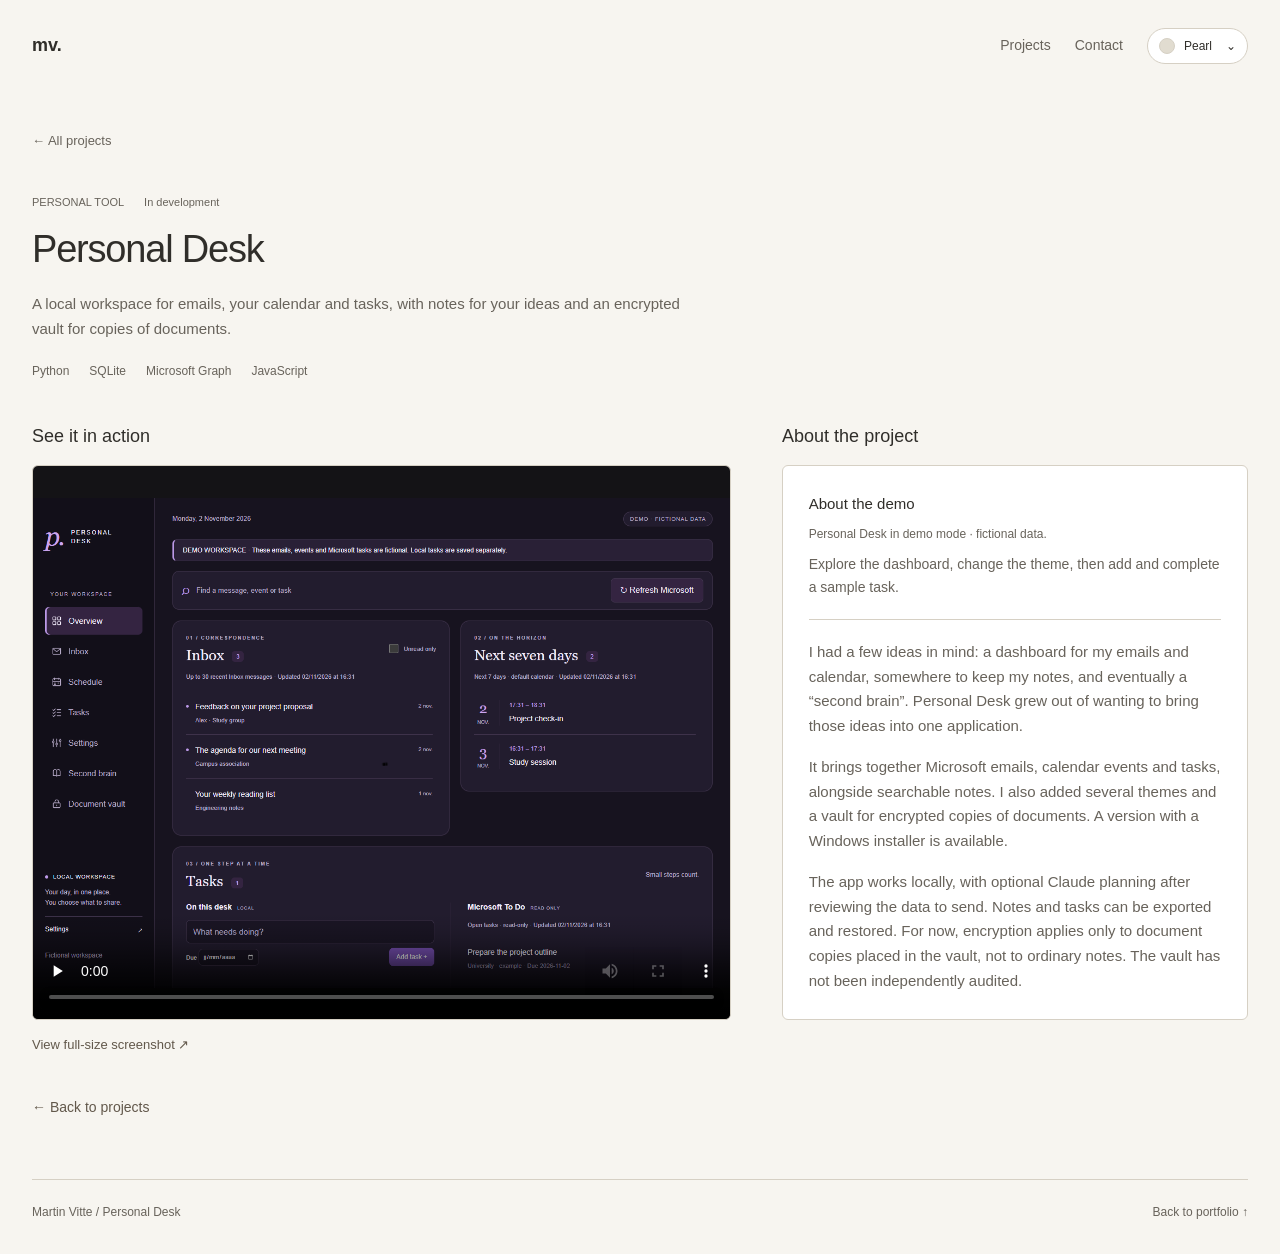
<file: projets/personal-desk.html>
<!doctype html>
<html lang="en">
<head>
  <meta charset="utf-8"><meta name="viewport" content="width=device-width, initial-scale=1">
  <title>Personal Desk — Martin Vitte</title>
  <meta name="description" content="A local workspace for emails, your calendar and tasks, with notes for your ideas and an encrypted vault for copies of documents.">
  <meta name="color-scheme" content="light">
  <link rel="icon" href="../icon.svg" type="image/svg+xml">
  <link rel="stylesheet" href="../style.css">
  <link rel="stylesheet" href="../project-page.css?v=project-layout-4">
  
  <script src="../screenshot.js?v=capture-fit-3" defer></script>
<link rel="stylesheet" href="../themes.css?v=6">
<script src="../theme.js?v=6"></script>
</head>
<body class="project-detail">
  <a href="#main" class="skip">Skip to content</a>
  <div class="page-shell">
    <header class="header"><a href="../index.html" class="wordmark" aria-label="Martin Vitte, home">mv.</a><nav aria-label="Main navigation"><a href="../index.html#projets">Projects</a><a href="../index.html#contact">Contact</a></nav><details class="theme-menu"><summary aria-label="Choose color theme"><span class="theme-current-dot" aria-hidden="true"></span><span class="theme-current-name">Pearl</span><span class="theme-chevron" aria-hidden="true">⌄</span></summary><fieldset class="theme-picker"><legend class="sr-only">Color theme</legend><label class="theme-option" style="--swatch:#e1dcd0"><input type="radio" name="theme" value="pearl" aria-label="Pearl" checked><span class="theme-swatch" aria-hidden="true"></span><span class="theme-name" aria-hidden="true">Pearl</span></label><label class="theme-option" style="--swatch:#edb9ca"><input type="radio" name="theme" value="rose" aria-label="Rose"><span class="theme-swatch" aria-hidden="true"></span><span class="theme-name" aria-hidden="true">Rose</span></label><label class="theme-option" style="--swatch:#bcd3ac"><input type="radio" name="theme" value="sage" aria-label="Sage"><span class="theme-swatch" aria-hidden="true"></span><span class="theme-name" aria-hidden="true">Sage</span></label><label class="theme-option" style="--swatch:#afd3f0"><input type="radio" name="theme" value="sky" aria-label="Sky"><span class="theme-swatch" aria-hidden="true"></span><span class="theme-name" aria-hidden="true">Sky</span></label><label class="theme-option" data-dark style="--swatch:#294563"><input type="radio" name="theme" value="midnight" aria-label="Midnight"><span class="theme-swatch" aria-hidden="true"></span><span class="theme-name" aria-hidden="true">Midnight</span></label><label class="theme-option" data-dark style="--swatch:#292929"><input type="radio" name="theme" value="black" aria-label="Black"><span class="theme-swatch" aria-hidden="true"></span><span class="theme-name" aria-hidden="true">Black</span></label></fieldset></details></header>
    <main id="main" class="project-page">
      <a class="back-link" href="../index.html#projets">← All projects</a>
      <header class="project-intro"><div class="project-meta"><span>PERSONAL TOOL</span><span class="status">In development</span></div><h1>Personal Desk</h1><p>A local workspace for emails, your calendar and tasks, with notes for your ideas and an encrypted vault for copies of documents.</p><ul class="tags" aria-label="Technologies"><li>Python</li><li>SQLite</li><li>Microsoft Graph</li><li>JavaScript</li></ul></header>
      <div class="project-content">
        <section class="project-demo" aria-labelledby="demo-title">
          <h2 id="demo-title">See it in action</h2>
          <video controls playsinline preload="none" poster="../media/personal-desk.png" aria-label="Project demonstration" aria-describedby="demo-context">
            <source src="../media/personal-desk.webm" type="video/webm">
            <p><a href="../media/personal-desk.webm">Open the video</a></p>
          </video>
          <a class="capture-link" href="../media/personal-desk.png">View full-size screenshot ↗</a>
        </section>
        <div class="project-notes">
          <h2>About the project</h2>
          <div class="project-copy-panel">
            <section class="demo-notes" aria-labelledby="demo-notes-title">
              <h3 id="demo-notes-title">About the demo</h3>
              <p class="demo-caption" id="demo-context">Personal Desk in demo mode · fictional data.</p>
              <p class="demo-description">Explore the dashboard, change the theme, then add and complete a sample task.</p>
            </section>
            <div class="project-body project-narrative">
              <p>I had a few ideas in mind: a dashboard for my emails and calendar, somewhere to keep my notes, and eventually a “second brain”. Personal Desk grew out of wanting to bring those ideas into one application.</p>
              <p>It brings together Microsoft emails, calendar events and tasks, alongside searchable notes. I also added several themes and a vault for encrypted copies of documents. A version with a Windows installer is available.</p>
              <p>The app works locally, with optional Claude planning after reviewing the data to send. Notes and tasks can be exported and restored. For now, encryption applies only to document copies placed in the vault, not to ordinary notes. The vault has not been independently audited.</p>
            </div>
          </div>
        </div>
      </div>
      <div class="project-return"><a class="button primary" href="../index.html#projets"><span aria-hidden="true">←</span> Back to projects</a></div>
    </main>
    <footer><span>Martin Vitte / Personal Desk</span><a href="../index.html">Back to portfolio ↑</a></footer>
  </div>
</body>
</html>
</file>
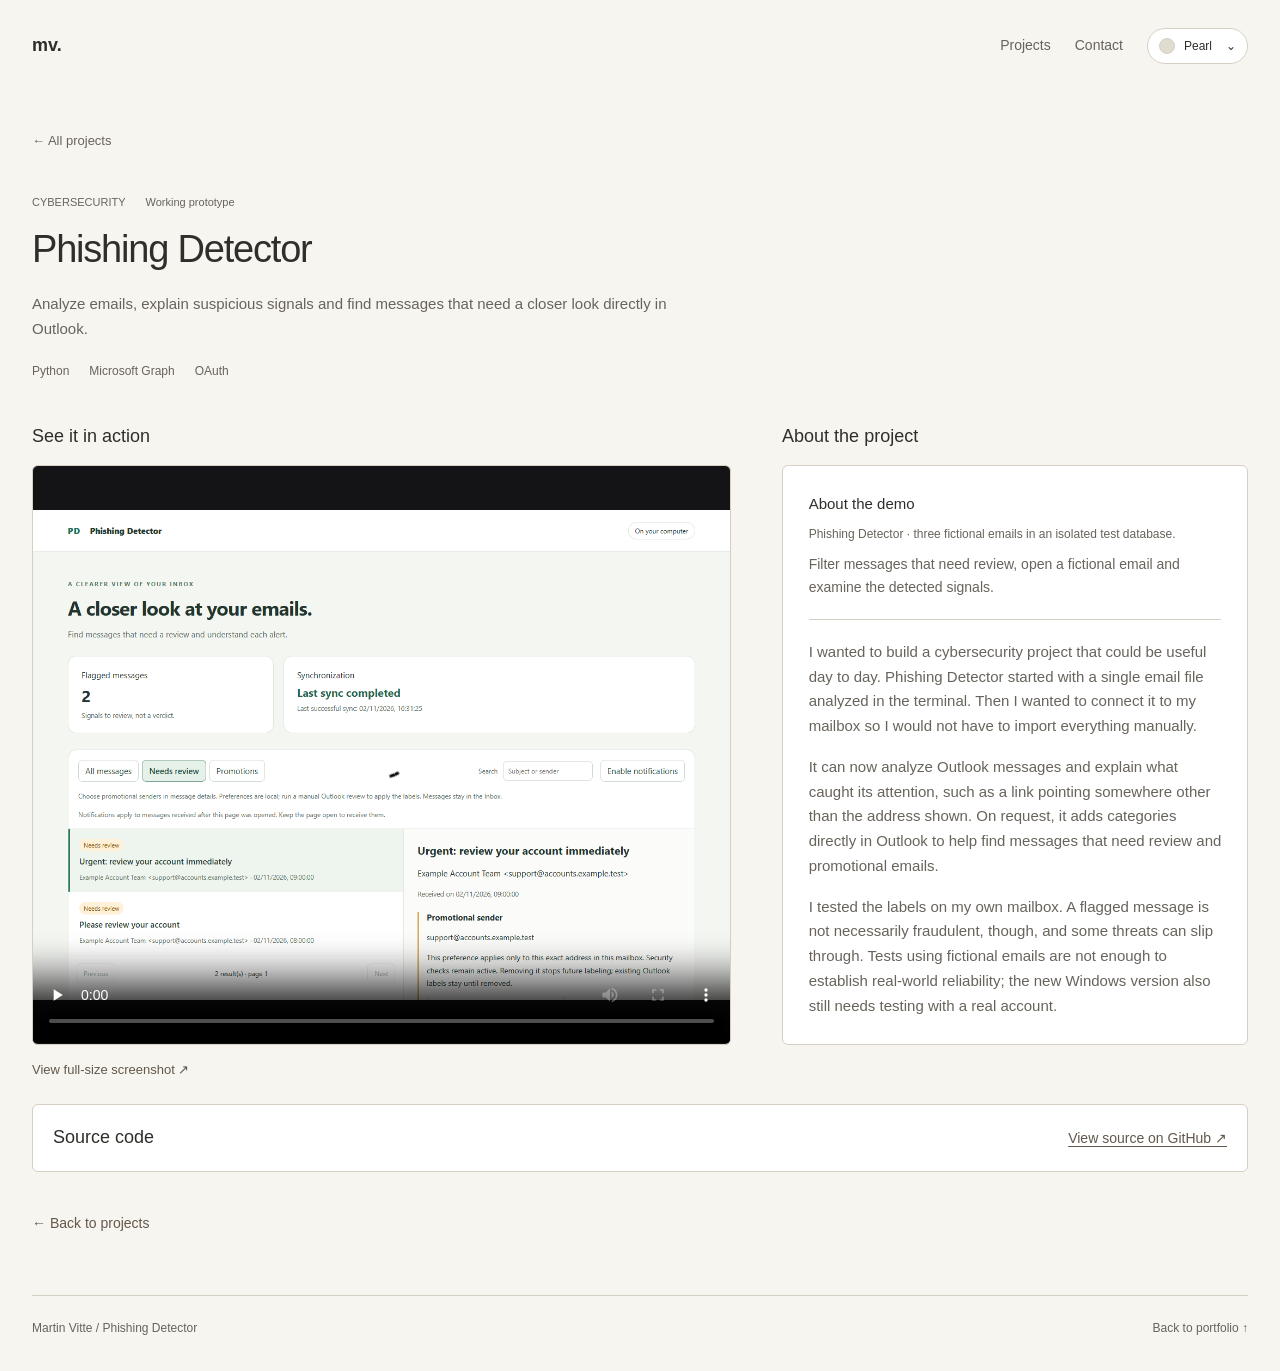
<file: projets/phishing-detector.html>
<!doctype html>
<html lang="en">
<head>
  <meta charset="utf-8"><meta name="viewport" content="width=device-width, initial-scale=1">
  <title>Phishing Detector — Martin Vitte</title>
  <meta name="description" content="Analyze emails, explain suspicious signals and find messages that need a closer look directly in Outlook.">
  <meta name="color-scheme" content="light">
  <link rel="icon" href="../icon.svg" type="image/svg+xml">
  <link rel="stylesheet" href="../style.css">
  <link rel="stylesheet" href="../project-page.css?v=project-layout-4">
  
  <script src="../screenshot.js?v=capture-fit-3" defer></script>
<link rel="stylesheet" href="../themes.css?v=6">
<script src="../theme.js?v=6"></script>
</head>
<body class="project-detail">
  <a href="#main" class="skip">Skip to content</a>
  <div class="page-shell">
    <header class="header"><a href="../index.html" class="wordmark" aria-label="Martin Vitte, home">mv.</a><nav aria-label="Main navigation"><a href="../index.html#projets">Projects</a><a href="../index.html#contact">Contact</a></nav><details class="theme-menu"><summary aria-label="Choose color theme"><span class="theme-current-dot" aria-hidden="true"></span><span class="theme-current-name">Pearl</span><span class="theme-chevron" aria-hidden="true">⌄</span></summary><fieldset class="theme-picker"><legend class="sr-only">Color theme</legend><label class="theme-option" style="--swatch:#e1dcd0"><input type="radio" name="theme" value="pearl" aria-label="Pearl" checked><span class="theme-swatch" aria-hidden="true"></span><span class="theme-name" aria-hidden="true">Pearl</span></label><label class="theme-option" style="--swatch:#edb9ca"><input type="radio" name="theme" value="rose" aria-label="Rose"><span class="theme-swatch" aria-hidden="true"></span><span class="theme-name" aria-hidden="true">Rose</span></label><label class="theme-option" style="--swatch:#bcd3ac"><input type="radio" name="theme" value="sage" aria-label="Sage"><span class="theme-swatch" aria-hidden="true"></span><span class="theme-name" aria-hidden="true">Sage</span></label><label class="theme-option" style="--swatch:#afd3f0"><input type="radio" name="theme" value="sky" aria-label="Sky"><span class="theme-swatch" aria-hidden="true"></span><span class="theme-name" aria-hidden="true">Sky</span></label><label class="theme-option" data-dark style="--swatch:#294563"><input type="radio" name="theme" value="midnight" aria-label="Midnight"><span class="theme-swatch" aria-hidden="true"></span><span class="theme-name" aria-hidden="true">Midnight</span></label><label class="theme-option" data-dark style="--swatch:#292929"><input type="radio" name="theme" value="black" aria-label="Black"><span class="theme-swatch" aria-hidden="true"></span><span class="theme-name" aria-hidden="true">Black</span></label></fieldset></details></header>
    <main id="main" class="project-page">
      <a class="back-link" href="../index.html#projets">← All projects</a>
      <header class="project-intro"><div class="project-meta"><span>CYBERSECURITY</span><span class="status">Working prototype</span></div><h1>Phishing Detector</h1><p>Analyze emails, explain suspicious signals and find messages that need a closer look directly in Outlook.</p><ul class="tags" aria-label="Technologies"><li>Python</li><li>Microsoft Graph</li><li>OAuth</li></ul></header>
      <div class="project-content">
        <section class="project-demo" aria-labelledby="demo-title">
          <h2 id="demo-title">See it in action</h2>
          <video controls playsinline preload="none" poster="../media/phishing-detector.png" aria-label="Project demonstration" aria-describedby="demo-context">
            <source src="../media/phishing-detector.webm" type="video/webm">
            <p><a href="../media/phishing-detector.webm">Open the video</a></p>
          </video>
          <a class="capture-link" href="../media/phishing-detector.png">View full-size screenshot ↗</a>
        </section>
        <div class="project-notes">
          <h2>About the project</h2>
          <div class="project-copy-panel">
            <section class="demo-notes" aria-labelledby="demo-notes-title">
              <h3 id="demo-notes-title">About the demo</h3>
              <p class="demo-caption" id="demo-context">Phishing Detector · three fictional emails in an isolated test database.</p>
              <p class="demo-description">Filter messages that need review, open a fictional email and examine the detected signals.</p>
            </section>
            <div class="project-body project-narrative">
              <p>I wanted to build a cybersecurity project that could be useful day to day. Phishing Detector started with a single email file analyzed in the terminal. Then I wanted to connect it to my mailbox so I would not have to import everything manually.</p>
              <p>It can now analyze Outlook messages and explain what caught its attention, such as a link pointing somewhere other than the address shown. On request, it adds categories directly in Outlook to help find messages that need review and promotional emails.</p>
              <p>I tested the labels on my own mailbox. A flagged message is not necessarily fraudulent, though, and some threats can slip through. Tests using fictional emails are not enough to establish real-world reliability; the new Windows version also still needs testing with a real account.</p>
            </div>
          </div>
        </div>
      </div>
      <section class="project-source" aria-labelledby="source-title">
        <h2 id="source-title">Source code</h2>
        <a href="https://github.com/martinvtt/phishing-detector">View source on GitHub <span aria-hidden="true">↗</span></a>
      </section>
      <div class="project-return"><a class="button primary" href="../index.html#projets"><span aria-hidden="true">←</span> Back to projects</a></div>
    </main>
    <footer><span>Martin Vitte / Phishing Detector</span><a href="../index.html">Back to portfolio ↑</a></footer>
  </div>
</body>
</html>
</file>
<file: style.css>
:root{color-scheme:dark;--bg:#141316;--text:#e9e7ec;--muted:#aaa5af;--line:#302d34;--accent:#c2ace7;font-family:Arial,Helvetica,sans-serif;font-size:15px}
*{box-sizing:border-box}
body{margin:0;background:var(--bg);color:var(--text);line-height:1.65}
a{color:inherit;text-decoration:none}
a:hover{color:var(--accent)}
a:focus-visible,button:focus-visible,pre:focus-visible{outline:2px solid var(--accent);outline-offset:5px}
.page-shell{width:min(100% - 48px,760px);margin:auto}
.header{display:flex;align-items:center;justify-content:space-between;padding:28px 0;color:var(--muted);font-size:14px}
.wordmark{font-weight:700;color:var(--text);font-size:18px}
nav{display:flex;gap:24px}
.intro{padding:66px 0 60px}
h1,h2,h3,p{margin:0}
h1{font-size:38px;font-weight:500;letter-spacing:-1.2px;line-height:1.2}
.intro p{color:var(--muted);margin-top:14px}
.section-label{font-size:13px;font-weight:400;color:var(--muted);margin-bottom:16px}
.project-list{border-top:1px solid var(--line)}
.project{display:flex;justify-content:space-between;gap:20px;padding:25px 0;border-bottom:1px solid var(--line)}
.project h3{font-size:18px;font-weight:500}
.project p{color:var(--muted);margin:5px 0 9px;font-size:14px}
.technologies{color:var(--muted);font-size:12px}
.arrow{color:var(--muted);font-size:19px}
.project:hover h3,.project:hover .arrow{color:var(--accent)}
#contact{padding:52px 0 56px}
.contact-list{display:flex;flex-wrap:wrap;gap:10px 24px;font-size:14px}
.contact-list a{overflow-wrap:anywhere;text-decoration:underline;text-decoration-color:var(--line);text-underline-offset:5px}
footer{display:flex;justify-content:space-between;gap:16px;border-top:1px solid var(--line);padding:23px 0 32px;font-size:12px;color:var(--muted)}
.skip{position:absolute;left:12px;top:-100px;background:var(--bg);padding:8px;z-index:10}
.skip:focus{top:12px}
.sr-only{position:absolute;width:1px;height:1px;margin:-1px;overflow:hidden;clip-path:inset(50%);white-space:nowrap}
@media(max-width:540px){.page-shell{width:calc(100% - 40px)}.intro{padding:45px 0}h1{font-size:32px}.project{padding:22px 0}.contact-list{flex-direction:column;align-items:flex-start}#contact{padding:40px 0}.header{padding:22px 0}}

/* Keep anchor navigation smooth unless the visitor prefers reduced motion. */
html{scroll-behavior:smooth}
@media(prefers-reduced-motion:reduce){html{scroll-behavior:auto}}

/* Give contact its own visual space below the project gallery. */
#contact{margin:64px 0 48px;padding:36px;border:1px solid #494052;border-top:2px solid var(--accent);border-radius:10px;background:#1d1922;scroll-margin-top:28px}
#contact .section-label{font-size:30px;font-weight:500;letter-spacing:-.6px;color:var(--text);margin-bottom:26px}
#contact .contact-list{display:grid;grid-template-columns:1fr 1fr;gap:0 28px;font-size:16px}
#contact .contact-list a{display:flex;align-items:center;gap:8px;min-height:58px;padding:12px 0;border-top:1px solid #39313f;text-decoration:none}
#contact .contact-list a:hover{color:var(--accent);text-decoration:underline;text-underline-offset:5px}
.header nav a[href="#contact"],.header nav a[href="index.html#contact"]{color:var(--accent)}
@media(max-width:600px){#contact{margin:40px 0 32px;padding:26px 22px}#contact .contact-list{grid-template-columns:1fr;width:100%;font-size:15px}#contact .section-label{font-size:27px}#contact .contact-list a{width:100%}}

#contact .contact-email{display:flex;align-items:center;gap:12px;min-width:0;border-top:1px solid #39313f}
#contact .contact-email a{border:0;flex:1;min-width:0;font-size:14px}
#contact .contact-email button{flex-shrink:0;border:1px solid #554960;background:transparent;color:var(--accent);font:inherit;font-size:12px;border-radius:5px;padding:8px 10px;cursor:pointer}
#contact .contact-email button:hover{background:#302638}
.contact-help,#contact-status{font-size:12px;color:var(--muted);margin-top:18px}
#contact-status{min-height:20px;margin-top:6px;color:var(--accent)}
</file>
<file: cards.css>
.project{border:1px solid var(--line);border-radius:10px;overflow:hidden;background:#161219;min-width:0}.flagship{display:grid;grid-template-columns:1.15fr 1fr}.project-copy{padding:35px}.project-meta{display:flex;gap:15px;align-items:center;justify-content:space-between;font-size:9px;letter-spacing:1px;color:var(--muted);line-height:1.5}.status{font-size:10px;letter-spacing:0;text-align:right;color:#d1c1e1}.project-copy>h3{font-size:31px;letter-spacing:-1px;margin:20px 0 14px}.project-copy>p{font-size:14px;color:var(--muted)}.tags{display:flex;flex-wrap:wrap;gap:8px;list-style:none;margin:23px 0;padding:0}.tags li{font-size:10px;color:#c8b9da;border:1px solid var(--line);border-radius:4px;padding:7px 9px}details{border-top:1px solid var(--line);margin-top:28px}summary{cursor:pointer;padding:18px 0 3px;font-size:13px;list-style:none;display:flex;justify-content:space-between;gap:20px}summary::-webkit-details-marker{display:none}summary span{font-size:20px;color:var(--purple)}details[open] summary span{transform:rotate(45deg)}.project-details{padding-top:12px}.project-details h4{font-size:12px;color:var(--accent);margin:16px 0 6px}.project-details p{font-size:13px;color:var(--muted)}.project-visual{position:relative;min-height:310px;overflow:hidden;display:flex;align-items:center;justify-content:center}.visual-caption{position:absolute;bottom:14px;left:20px;font:9px monospace;color:#c4b5d3;letter-spacing:.3px}.desk-visual{background:#30233e;min-height:400px;padding:35px 30px 50px}.mock-window{width:100%;max-width:480px;border:1px solid #665475;border-radius:9px;background:#18121f;box-shadow:0 20px 40px #140e2050;transform:rotate(-3deg)}.window-top{display:flex;justify-content:space-between;padding:14px;font:8px monospace;letter-spacing:1px;color:#bfa9d5;border-bottom:1px solid #3c3049}.window-dots{color:#8e769f;font-size:8px;letter-spacing:3px}.desk-body{display:flex;min-height:260px}.mock-sidebar{width:100px;flex-shrink:0;border-right:1px solid #3b2c48;padding:18px 10px}.mock-sidebar b{display:block;font:italic 32px Georgia,serif;color:#c8abea;margin:0 0 24px 9px}.mock-sidebar span{display:block;font-size:7px;color:#b5a3c4;padding:10px 6px;white-space:nowrap}.mock-sidebar .selected{background:#39294a;border-radius:4px;color:#eee4fa}.mock-main{padding:25px 20px;flex:1;min-width:0}.tiny-label{font-size:7px;letter-spacing:1.2px;color:#ad95c1}.mock-main h3{font-family:Georgia,serif;font-size:25px;line-height:1.2;margin:12px 0 20px}.mock-grid{display:grid;grid-template-columns:1fr 1fr;gap:8px}.mock-grid>div{background:#2a2035;border:1px solid #41324f;border-radius:5px;padding:12px}.mock-grid span{display:block;font-size:6px;letter-spacing:.7px;color:#b09abe}.mock-grid strong{display:block;font-size:22px;font-weight:400;margin:12px 0;color:#d6bcf2}.mock-grid small,.mock-memory small{font-size:7px;color:#baa7cc}.mock-memory{display:flex;align-items:center;gap:12px;margin-top:18px}.mock-memory>span{color:#c9a7f5;font-size:25px}.mock-memory b{display:block;font-size:9px;font-weight:400}.project-pair{display:grid;grid-template-columns:1fr 1fr;gap:24px;margin:24px 0}.project-pair:has(>.project[hidden]){grid-template-columns:1fr}.mail-visual{background:#211d2e;padding:40px}.mail-paper{background:#302a3e;border:1px solid #584967;border-radius:8px;width:100%;max-width:370px;padding:24px;transform:rotate(-3deg)}.mail-header{display:flex;align-items:center;gap:12px}.mail-avatar{display:grid;place-items:center;width:34px;height:34px;border-radius:50%;background:#514061;color:#e7d9f5}.mail-header b{font-size:10px;font-weight:400}.mail-header small{display:block;font-size:8px;color:#b9a9c7;margin-top:5px}.mail-paper h3{font-size:15px;margin:24px 0 15px}.fake-line{height:4px;background:#5b4d68;width:90%;border-radius:3px;margin:9px 0}.fake-line.short{width:60%}.signal{display:flex;align-items:center;gap:10px;padding:12px;margin:20px 0 12px;border:1px solid #917b54;border-radius:4px;background:#41372f;color:#eed3a9}.signal>span{border:1px solid #bda16f;border-radius:50%;width:20px;text-align:center;font-size:13px}.signal b{font-weight:400;font-size:9px}.signal small{display:block;font-size:8px;color:#d0bda3;margin-top:5px}.mail-tag{display:inline-block;font-size:8px;padding:5px 9px;background:#664a37;border:1px solid #95724c;border-radius:3px;color:#f4d3ad}.block-visual{background:#23282a}.block-orbit{position:absolute;width:210px;height:210px;border:1px solid #546365;border-radius:50%;transform:rotate(-20deg) scaleY(.6)}.ring-b{width:290px;height:290px;transform:rotate(35deg) scaleY(.6);border-color:#3b494d}.shield{width:94px;z-index:1;filter:drop-shadow(0 12px 20px #1118)}.shield svg{width:100%;fill:#38494a;stroke:#b7d6cb;stroke-width:2}.shield svg path+path{fill:none;stroke-width:4}.ad-chip{position:absolute;padding:9px 12px;font:9px monospace;letter-spacing:1px;color:#bdc5c3;border:1px solid #576363;border-radius:4px;background:#2b3334;z-index:2}.ad-one{left:12%;top:27%;transform:rotate(-12deg)}.ad-two{right:12%;top:50%;transform:rotate(12deg)}.block-label{position:absolute;bottom:45px;font-size:11px;color:#bfd0ca;display:flex;align-items:center;gap:9px}.active-dot{height:5px;width:5px;background:#b2d5c5;border-radius:50%}.maze-project{display:grid;grid-template-columns:1fr 1fr;margin-top:24px}.terminal-visual{background:#15191a;display:block;padding:24px;color:#c0d6c4}.terminal-heading{display:flex;gap:20px;font:10px monospace;color:#9bafa0;padding-bottom:20px;border-bottom:1px solid #344138}.terminal-heading .window-dots{color:#6b7e70}#maze-board{font:17px/1.5 'Courier New',monospace;letter-spacing:2px;margin:25px auto 18px;width:max-content;max-width:100%;color:#b9d4bd;white-space:pre;outline-offset:5px}.maze-bottom{display:flex;gap:10px;align-items:center;justify-content:space-between}.maze-bottom p{font:11px/1.6 monospace}.maze-bottom button,.maze-controls button{background:none;border:1px solid #435848;border-radius:4px;color:#c6d8c8;padding:9px;font-size:10px}.maze-bottom button:hover,.maze-controls button:hover{background:#2c3a30}.maze-controls{display:flex;justify-content:center;gap:9px;margin-top:18px}.maze-controls button{width:42px;height:38px;font-size:17px}.terminal-footnote{font-size:9px;color:#a8b7ab;text-align:center;margin-top:18px}
</file>
<file: projects.css>
/* Shared project-card layout. Illustrations keep their content, not their own
   sizing rules. New projects use the same .project / .project-visual / .project-copy. */
.project-grid {
  --preview-height: 400px;
  --card-padding: 30px;
  display: grid;
  grid-template-columns: repeat(2, minmax(0, 1fr));
  gap: 24px;
  align-items: start;
}
.project-grid > .project {
  display: flex;
  flex-direction: column;
  margin: 0;
  border-radius: 10px;
}
.project-grid .project-visual {
  flex: none;
  height: var(--preview-height);
  min-height: var(--preview-height);
  padding: 28px 24px 48px;
  background: #241e2e;
  border-bottom: 1px solid var(--line);
}
.project-grid .project-copy {
  display: grid;
  grid-template-rows: minmax(32px, auto) minmax(58px, auto) minmax(96px, auto) minmax(72px, auto) auto;
  padding: var(--card-padding);
}
.project-grid .project-meta { align-items: start; flex-wrap: nowrap; gap: 16px; }
.project-grid .project-meta > span { flex: 1; }
.project-grid .project-copy > h3 {
  margin: 0;
  font-size: 30px;
  line-height: 1.25;
  letter-spacing: -1px;
}
.project-grid .project-copy > p { margin: 0; font-size: 14px; line-height: 1.7; }
.project-grid .tags { align-self: start; margin: 12px 0 18px; }
.project-grid details { margin: 0; }
.project-grid summary { padding: 18px 0 0; }
.project-grid > .project { position: relative; }
.project-link { display: flex; justify-content: space-between; gap: 20px; padding-top: 18px; border-top: 1px solid var(--line); font-size: 13px; }
.project-link::after { content: ''; position: absolute; inset: 0; z-index: 1; }
/* Keep decorative layers below the card link, including the ad chips. */
.project-grid .project-visual:not(.terminal-visual) { isolation: isolate; z-index: 0; }
.project-grid > .project:hover { border-color: var(--accent); }
.project-link::after { cursor: pointer; }
.project-link:hover, .project-copy h3 a:hover { color: var(--accent); }
.project:has(.project-link:focus-visible) { outline: 2px solid var(--accent); outline-offset: 4px; }
.project-copy h3 a, .terminal-visual button, .terminal-visual pre { position: relative; z-index: 2; }
.project-grid .visual-caption { left: 24px; bottom: 16px; font-size: 9px; }
.project-grid .mock-window { max-width: 390px; transform: none; }
.project-grid .mail-paper { max-width: 390px; transform: none; }
.project-grid .desk-body { min-height: 240px; }
.project-grid .mock-main { padding: 18px 15px; }
.project-grid .mock-main h3 { font-size: 24px; margin: 10px 0 16px; }
.project-grid .mock-grid > div { padding: 10px; }
.project-grid .mock-memory { margin-top: 12px; }
.project-grid .block-label { bottom: 64px; }
.project-grid .terminal-visual { padding: 24px; }
.project-grid .terminal-heading { font-size: 9px; padding-bottom: 12px; }
.project-grid #maze-board { font-size: 13px; line-height: 1.35; letter-spacing: 2px; margin: 16px auto; }
.project-grid .maze-bottom { flex-direction: row; align-items: center; gap: 8px; }
.project-grid .maze-bottom p { font-size: 10px; }
.project-grid .maze-controls { margin-top: 12px; }
.project-grid .terminal-footnote { font-size: 9px; margin-top: 10px; }
@media (max-width: 850px) {
  .project-grid { grid-template-columns: minmax(0, 1fr); }
}
@media (max-width: 600px) {
  .project-grid { --card-padding: 24px; gap: 20px; }
  .project-grid .project-visual { padding: 24px 16px 48px; }
  .project-grid .project-copy { grid-template-rows: minmax(38px, auto) minmax(56px, auto) auto auto auto; }
  .project-grid .project-copy > h3 { font-size: 28px; }
  .project-grid .tags { margin: 22px 0; }
  .project-grid .project-meta { font-size: 8px; gap: 10px; }
  .project-grid .status { font-size: 9px; }
  .project-grid .visual-caption { left: 16px; font-size: 8px; }
  .project-grid .terminal-heading { font-size: 8px; }
  .project-grid #maze-board { font-size: 12px; letter-spacing: 1px; }
  .project-grid .maze-bottom { flex-direction: column; align-items: start; }
}

/* Keep the surrounding page quiet while giving projects room for previews. */
.portfolio-home .page-shell{width:min(100% - 64px,1440px)}
.portfolio-home .intro{padding:48px 0 52px}
.project-grid > .project{padding:0;gap:0;justify-content:initial}
.project-grid .project-visual{height:400px;min-height:400px}
.project-grid .project-visual p{margin:0}
.project-grid .project-visual .tiny-label{font-size:7px}
.project-grid .project-visual .terminal-footnote{font-size:9px;margin-top:10px}
.project-grid .project-copy{grid-template-rows:minmax(32px,auto) minmax(52px,auto) minmax(80px,auto) minmax(64px,auto) auto}
.project-grid .project-copy>h3{font-size:26px}
.project-grid .project-copy>p{margin:0}
.project-grid .project-meta{letter-spacing:.5px}
.project-grid button{cursor:pointer;font-family:inherit}
.project-grid button:disabled{cursor:default;opacity:.5}
.project-grid .project-link{color:var(--text)}
@media(max-width:600px){
 .portfolio-home .page-shell{width:calc(100% - 40px)}
 .project-grid .project-visual{height:400px;min-height:400px}
 .project-grid .project-copy{grid-template-rows:minmax(32px,auto) minmax(48px,auto) auto auto auto}
 .project-grid .mock-sidebar{width:68px;padding:14px 5px}
 .project-grid .mock-sidebar span{font-size:6px}
 .project-grid .mock-main{padding:16px 10px}
 .project-grid .mock-main h3{font-size:20px}
 .project-grid .mock-grid>div{padding:7px}
 .project-grid .mail-paper{padding:16px}
 .project-grid .mail-header{gap:8px}
 .project-grid .terminal-visual{padding:18px 12px}
 .project-grid #maze-board{font-size:clamp(10px,3vw,12px);letter-spacing:1px}
 .project-grid .terminal-heading{gap:10px}
}

/* Real application captures keep their complete frame at every screen size. */
.project-grid .capture-preview{padding:24px 18px 42px}
.capture-preview img{display:block;width:100%;height:100%;object-fit:contain;object-position:center}
@media(max-width:600px){.project-grid .capture-preview{height:auto;min-height:0;aspect-ratio:1.2;padding:18px 12px 38px}}

/* Homepage identifiers; screenshots and videos belong to the project pages. */
.project-grid .identity-preview{padding:0;height:auto;min-height:0;aspect-ratio:16/9}
.identity-preview img{display:block;width:100%;height:100%;object-fit:contain}
</file>
<file: themes.css>
/* Shared light and dark palettes. Illustrations use the same surfaces as the page. */
:root {
  color-scheme: light;
  --bg: #f7f5f0;
  --surface: #ffffff;
  --soft: #eeebe3;
  --preview: #e1dcd0;
  --text: #302e2a;
  --muted: #68635b;
  --line: #d6d0c4;
  --accent: #62584b;
  --on-accent: #ffffff;
}
:root[data-theme="rose"] {
  --bg: #fae9ee; --soft: #f5d7e1; --preview: #edb9ca;
  --text: #3c2330; --muted: #73505f; --line: #dca6b9; --accent: #92355c;
}
:root[data-theme="sage"] {
  --bg: #eaf1e5; --soft: #d8e6ce; --preview: #bcd3ac;
  --text: #263323; --muted: #4f6547; --line: #aec69f; --accent: #3b6334;
}
:root[data-theme="sky"] {
  --bg: #e6f1fc; --soft: #d0e5f8; --preview: #afd3f0;
  --text: #203348; --muted: #46617d; --line: #9fbedc; --accent: #285f92;
}
.header { flex-wrap: wrap; gap: 16px 24px; }
.header nav { margin-left: auto; }
/* A compact disclosure keeps all six named palettes within reach. */
.theme-menu { position:relative; margin:0; border:0; z-index:10; }
.theme-menu summary { display:flex; align-items:center; gap:9px; padding:8px 11px; border:1px solid var(--line); border-radius:999px; background:var(--surface); color:var(--text); font-size:12px; line-height:1.5; cursor:pointer; list-style:none; }
.theme-menu summary::-webkit-details-marker { display:none; }
.theme-menu summary span { font-size:inherit; color:inherit; }
.theme-menu[open] summary span { transform:none; }
.theme-menu summary:focus-visible { outline:2px solid var(--accent); outline-offset:3px; }
.theme-current-dot { width:16px; height:16px; border:1px solid var(--line); background:var(--preview); border-radius:50%; }
.theme-chevron { margin-left:5px; }
.theme-picker { position:absolute; top:calc(100% + 8px); right:0; display:grid; grid-template-columns:1fr 1fr; gap:4px; width:228px; max-width:calc(100vw - 40px); margin:0; padding:8px; border:1px solid var(--line); border-radius:14px; background:var(--surface); box-shadow:0 10px 30px #0002; }
.theme-option { position:relative; display:flex; align-items:center; gap:10px; min-height:44px; padding:8px; border-radius:8px; cursor:pointer; }
.theme-option:hover,.theme-option:has(input:checked) { background:var(--soft); }
.theme-option input { position:absolute; inset:0; width:100%; height:100%; margin:0; opacity:0; cursor:pointer; }
.theme-swatch { flex:none; display:grid; place-items:center; width:22px; height:22px; border-radius:50%; background:var(--swatch); border:1px solid #0002; color:#263323; pointer-events:none; }
.theme-swatch::after { content:"✓"; font:600 14px/1 Arial,sans-serif; opacity:0; }
.theme-option input:checked + .theme-swatch::after { opacity:1; }
.theme-option:has(input:focus-visible) { outline:2px solid var(--accent); outline-offset:1px; }
.theme-name { color:var(--text); font-size:12px; }
.project { background: var(--surface); }
.status, .tags li { color: var(--muted); }
#contact { background: var(--soft); border-color: var(--line); border-top-color: var(--accent); }
#contact .contact-list a, #contact .contact-email, #contact .contact-email button { border-color: var(--line); }
#contact .contact-email button:hover { background: var(--preview); }
.screenshot-dialog { background: var(--surface); border-color: var(--line); }
.cv-languages { background: var(--soft); }
.cv-languages a[aria-current="page"] { color: var(--on-accent); }
.cv-viewer { box-shadow: 0 8px 24px #29323d12; }
.project-grid .project-visual, .desk-visual, .mail-visual, .block-visual, .terminal-visual { background: var(--preview); color: var(--text); }
.mock-window, .mail-paper { background: var(--surface); border-color: var(--line); box-shadow: 0 12px 28px #29323d0d; }
.window-top, .mock-sidebar, .terminal-heading { border-color: var(--line); }
.window-top, .window-dots, .mock-sidebar span, .tiny-label, .mock-grid span, .mock-grid small, .mock-memory small, .mail-header small, .visual-caption, .terminal-heading, .terminal-footnote, .terminal-heading .window-dots { color: var(--muted); }
.mock-sidebar b, .mock-grid strong, .mock-memory>span, #maze-board { color: var(--accent); }
.mock-sidebar .selected, .mock-grid>div, .mail-avatar { background: var(--soft); color: var(--accent); border-color: var(--line); }
.fake-line { background: var(--line); }
.signal { background: #fbf0d9; border-color: #d5bc87; color: #74531d; }
.signal small { color: #74531d; }
.mail-tag { background: #fbf0d9; border-color: #d5bc87; color: #74531d; }
.block-orbit, .ring-b { border-color: var(--line); }
.shield { filter: none; }
.shield svg { fill: var(--surface); stroke: var(--accent); }
.ad-chip { background: var(--soft); color: var(--muted); border-color: var(--line); }
.block-label { color: var(--accent); }
.active-dot { background: var(--accent); }
.maze-bottom button, .maze-controls button { color: var(--accent); border-color: var(--accent); }
.maze-bottom button:hover, .maze-controls button:hover { background: var(--soft); }
@media (max-width: 540px) {
  .header { gap: 14px; }
  .theme-menu { margin-left: auto; }
}

/* Dark palettes retain colored surfaces instead of pure black. */
:root[data-theme="midnight"] {
  color-scheme: dark;
  --bg: #101c30; --surface: #18283f; --soft: #203550; --preview: #294563;
  --text: #edf3fc; --muted: #b8c8de; --line: #3c5674; --accent: #9acbff;
  --on-accent: #12253c;
}
:root[data-theme="black"] {
  color-scheme: dark;
  --bg: #101010; --surface: #191919; --soft: #242424; --preview: #2e2e2e;
  --text: #f5f5f5; --muted: #c2c2c2; --line: #484848; --accent: #e0e0e0;
  --on-accent: #161616;
}
.theme-option[data-dark] .theme-swatch { color: #fff; border-color: #ffffff40; }
:root:is([data-theme="midnight"], [data-theme="black"]) .signal,
:root:is([data-theme="midnight"], [data-theme="black"]) .mail-tag {
  background: #493a26; border-color: #927447; color: #f4d29b;
}
:root:is([data-theme="midnight"], [data-theme="black"]) .signal small { color: #e7caa0; }
</file>
<file: cv.css>
.resume{padding:32px 0 56px}
.back-link{font-size:13px;color:var(--muted)}
.cv-languages{position:relative;isolation:isolate;display:grid;grid-template-columns:1fr 1fr;gap:0;width:244px;max-width:100%;margin:28px auto 0;padding:4px;border:1px solid var(--line);border-radius:999px;background:#242129;font-size:14px}
.cv-languages::before{content:"";position:absolute;z-index:-1;top:4px;bottom:4px;left:4px;width:calc((100% - 8px)/2);border-radius:999px;background:var(--accent);box-shadow:0 2px 6px #0003}
.cv-languages:has(a:last-child[aria-current="page"])::before{left:50%}
.cv-languages a{display:grid;place-items:center;min-height:40px;padding:8px 16px;border-radius:999px;color:var(--muted);text-align:center}
.cv-languages a:hover{color:var(--text)}
.cv-languages a[aria-current="page"]{color:#21172f;font-weight:600}

.cv-toolbar{display:flex;align-items:center;justify-content:space-between;gap:20px;max-width:900px;margin:32px auto 16px}
.cv-toolbar h1{font-size:18px;font-weight:500;letter-spacing:0}
.cv-download{display:inline-flex;align-items:center;gap:16px;padding:11px 16px;border:1px solid var(--line);border-radius:6px;font-size:13px}
.cv-download:hover{border-color:var(--accent);color:var(--accent)}
.cv-viewer{max-width:900px;margin:auto;background:#e6e6e6;border:1px solid #666;border-radius:8px;overflow:hidden;box-shadow:0 12px 32px #0003}
.cv-viewer iframe{display:block;width:100%;height: min(1050px,80vh);min-height:500px;border:0;background:white;color-scheme:light}
.cv-fallback{text-align:center;font-size:12px;color:var(--muted);margin:16px 0}
@media(max-width:540px){.cv-toolbar{gap:12px}.cv-toolbar h1{font-size:16px}.cv-download{padding:10px;font-size:12px}.cv-viewer iframe{height:75vh}}
</file>
<file: cv/document.css>
*{box-sizing:border-box}html{color-scheme:light;background:#e7e8ea}body{margin:0;color:#202632;font:14px/1.5 Arial,Helvetica,sans-serif}.document{max-width:794px;min-height:1123px;margin:24px auto;padding:48px 52px;background:#fff;box-shadow:0 2px 10px #0002}a{color:inherit;text-decoration:none}a:hover{text-decoration:underline}h1{font-size:32px;letter-spacing:-1px;margin:0 0 6px}p{margin:5px 0}h2{font-size:12px;letter-spacing:1.2px;text-transform:uppercase;margin:0 0 15px;color:#435064}h3{font-size:15px;margin:0 0 4px}section{border-top:1px solid #d6dbe1;padding-top:18px;margin-top:22px}.section-label{display:none}.interests{color:#536070}.contact-list{display:flex;flex-wrap:wrap;gap:4px 16px;font-size:11px;margin-top:14px}dl{margin:0}dl>div{display:grid;grid-template-columns:125px 1fr;gap:12px;margin:9px 0}dt{font-weight:bold;font-size:12px}dd{margin:0}article+article{margin-top:15px}.stack{font-size:11px;color:#596574}.sr-only{position:absolute;width:1px;height:1px;overflow:hidden;clip:rect(0,0,0,0)}@media(max-width:600px){.document{margin:0;padding:28px 22px;min-height:100vh;box-shadow:none}h1{font-size:28px}dl>div{grid-template-columns:1fr;gap:4px}}@page{size:A4;margin:0}@media print{html{background:white}.document{margin:0;padding:38px 46px;min-height:0;max-width:none;box-shadow:none}body{font-size:12px}h1{font-size:30px}section{margin-top:18px;padding-top:14px}article{break-inside:avoid}article+article{margin-top:12px}h2,h3{break-after:avoid}}
</file>
<file: project-page.css>
.project-page{padding:36px 0 60px}
.back-link{font-size:13px;color:var(--muted)}
.project-intro{margin:40px 0}
.project-meta{display:flex;flex-wrap:wrap;gap:8px 20px;font-size:11px;color:var(--muted);margin-bottom:16px}
.project-intro>p{margin:20px 0;color:var(--muted);max-width:650px}
.tags{display:flex;flex-wrap:wrap;gap:8px 20px;list-style:none;padding:0;color:var(--muted);font-size:12px}
.project-body{border-top:1px solid var(--line);padding-top:20px}
.project-body h2{font-weight:500;font-size:18px;margin-bottom:12px}
.project-body p,.project-body li{color:var(--muted)}
.project-narrative{max-width:680px}
.project-narrative p+p{margin-top:16px}
.project-body ul{padding-left:20px;margin:0}
.project-body li{margin:7px 0}
.project-story section{margin-top:32px}
.project-return{margin-top:40px;font-size:14px;color:var(--accent)}
.terminal-visual{border:1px solid var(--line);padding:24px}
.terminal-heading{font-size:12px;color:var(--muted)}
.window-dots{display:none}
#maze-board{font:clamp(12px,3.4vw,19px)/1.3 monospace;letter-spacing:0;width:max-content;max-width:100%;margin:24px auto;color:var(--accent)}
.maze-bottom{display:flex;align-items:center;justify-content:space-between;flex-wrap:wrap;gap:12px;font-size:13px}
button{background:transparent;color:var(--text);border:1px solid var(--line);padding:8px 12px;border-radius:3px;cursor:pointer;font:inherit}
button:hover{border-color:var(--accent)}
.maze-controls{display:flex;gap:8px;margin:16px 0}
.maze-controls button{min-width:40px;min-height:40px}
@media(max-width:540px){.project-page{padding-top:22px}.terminal-visual{padding:14px}.project-intro{margin:30px 0}}

.project-demo > h2,.project-notes > h2{font-size:18px;font-weight:500}
.project-demo > h2{margin-bottom:14px}
.project-demo video{display:block;width:100%;aspect-ratio:1280/900;background:#141316;border:1px solid var(--line);border-radius:6px}
.capture-link{display:inline-block;font-size:13px;color:var(--accent);margin-top:12px}

/* The image fits the viewport; neither the viewer nor the page scrolls. */
html.screenshot-open,body.screenshot-open{overflow:hidden}
.screenshot-dialog{position:fixed;inset:0;margin:auto;width:fit-content;max-width:94vw;max-height:92vh;max-height:92dvh;padding:44px 10px 10px;border:1px solid #494052;border-radius:10px;background:#1d1922;color:var(--text);box-shadow:0 20px 70px #0008;overflow:hidden}
.screenshot-dialog::backdrop{background:#08070bd9}
.screenshot-dialog img{display:block;width:auto;height:auto;max-width:calc(94vw - 22px);max-height:calc(92vh - 56px);max-height:calc(92dvh - 56px);object-fit:contain}
.screenshot-close{position:absolute;top:2px;right:3px;width:40px;height:40px;padding:0;border:0;border-radius:5px;background:transparent;color:var(--text);font:28px/1 Arial,sans-serif;cursor:pointer}
.screenshot-close:hover{color:var(--accent)}

.project-detail .page-shell {
  width: min(100% - 64px, 1440px);
}
.project-content {
  display: grid;
  grid-template-columns: minmax(0, 1fr);
  gap: 28px;
}
.project-notes {
  display: grid;
  align-content: start;
  gap: 14px;
  max-width: 680px;
}
.project-copy-panel {
  display: grid;
  align-content: start;
  gap: 20px;
  padding: clamp(18px, 2vw, 28px);
  border: 1px solid var(--line);
  border-radius: 6px;
  background: var(--surface);
}
.demo-notes h3 {
  margin-bottom: 8px;
  font-size: 15px;
  font-weight: 500;
}
.demo-notes p {
  color: var(--muted);
}
.demo-caption {
  font-size: 12px;
}
.demo-description {
  margin-top: 8px;
  font-size: 14px;
}
.project-source {
  display: flex;
  flex-wrap: wrap;
  align-items: center;
  justify-content: space-between;
  gap: 6px 20px;
  margin-top: 24px;
  padding: 18px 20px;
  border: 1px solid var(--line);
  border-radius: 6px;
  background: var(--surface);
}
.project-source h2 {
  font-size: 18px;
  font-weight: 500;
}
.project-source a {
  color: var(--accent);
  font-size: 14px;
  text-decoration: underline;
  text-underline-offset: 3px;
}
@media (min-width: 960px) {
  .project-content {
    grid-template-columns: minmax(0, 3fr) minmax(280px, 2fr);
    column-gap: clamp(28px, 4vw, 64px);
  }
  @supports (grid-template-rows: subgrid) {
    .project-content {
      row-gap: 14px;
    }
    .project-demo,
    .project-notes {
      display: grid;
      grid-row: span 3;
      grid-template-rows: subgrid;
    }
    .project-demo > h2,
    .project-demo .capture-link {
      margin-top: 0;
      margin-bottom: 0;
    }
    .project-demo .capture-link {
      justify-self: start;
      align-self: start;
    }
    .project-demo video {
      height: 100%;
      min-height: 0;
      object-fit: contain;
    }
  }
}
@media (max-width: 600px) {
  .project-detail .page-shell {
    width: calc(100% - 40px);
  }
}
</file>
